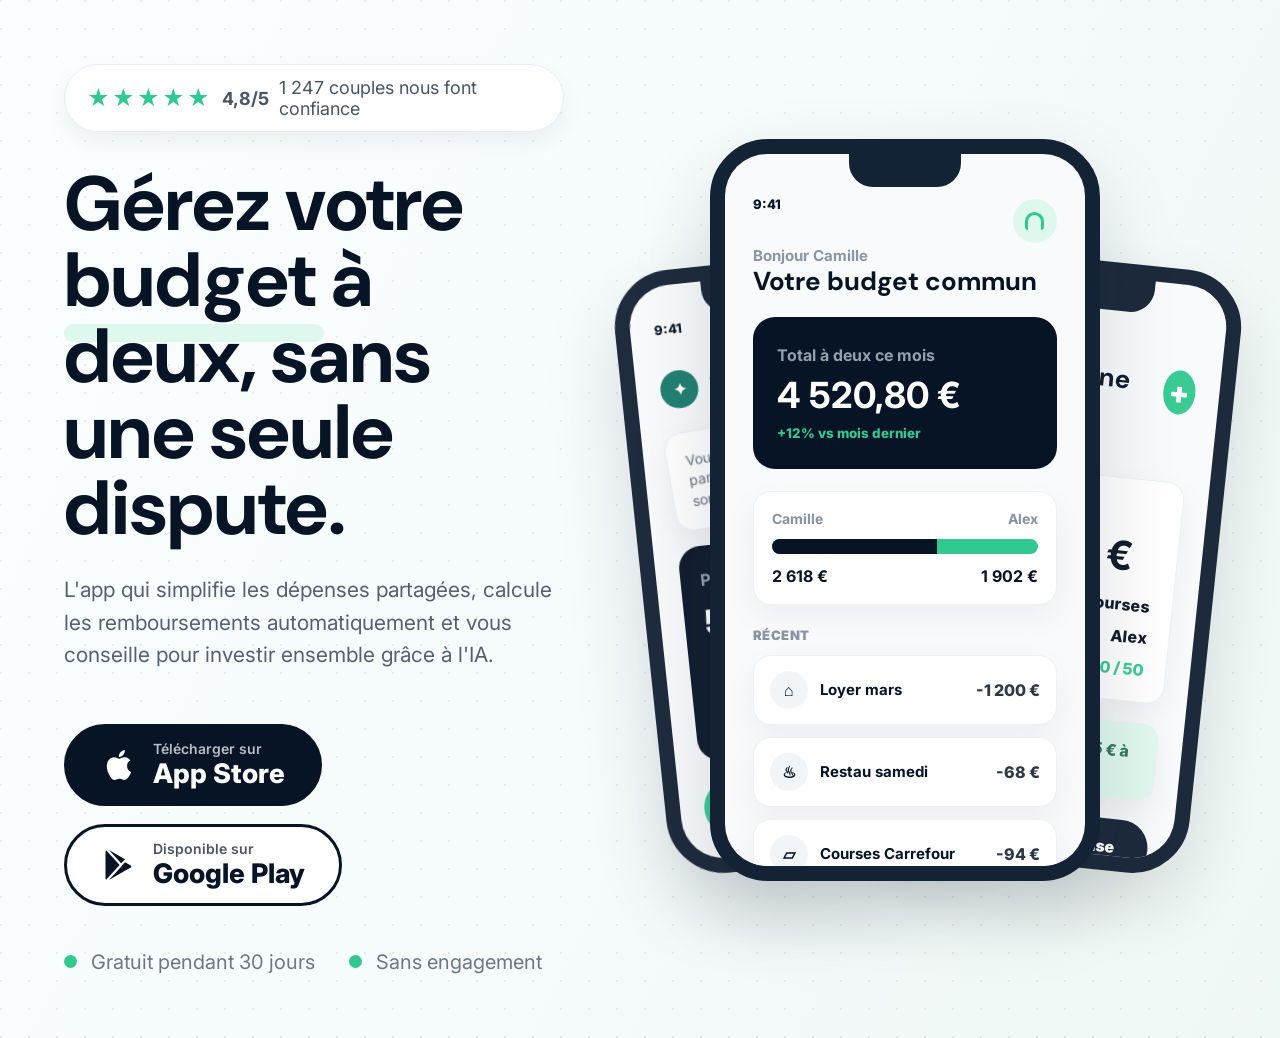
<file: web-app/index.html>
<!doctype html>
<html lang="fr">
  <head>
    <meta charset="UTF-8" />
    <meta name="viewport" content="width=device-width, initial-scale=1.0" />
    <title>Mafinco - Budget à deux</title>
    <meta
      name="description"
      content="Mafinco simplifie les dépenses partagées, calcule les remboursements automatiquement et aide les couples à investir ensemble."
    />
    <link rel="preconnect" href="https://fonts.googleapis.com" />
    <link rel="preconnect" href="https://fonts.gstatic.com" crossorigin />
    <link
      href="https://fonts.googleapis.com/css2?family=DM+Sans:wght@500;600;700&family=Inter:wght@400;500;600;700&display=swap"
      rel="stylesheet"
    />
    <link rel="stylesheet" href="./src/styles.css" />
  </head>
  <body>
    <main class="home">
      <section class="hero" aria-label="Présentation Mafinco">
        <div class="hero__content">
          <div class="rating-pill" aria-label="4,8 sur 5, 1247 couples nous font confiance">
            <span class="stars" aria-hidden="true">★★★★★</span>
            <strong>4,8/5</strong>
            <span>1 247 couples nous font confiance</span>
          </div>

          <h1>Gérez votre budget à deux, sans une seule dispute.</h1>

          <p class="hero__lead">
            L'app qui simplifie les dépenses partagées, calcule les remboursements
            automatiquement et vous conseille pour investir ensemble grâce à l'IA.
          </p>

          <div class="store-actions" aria-label="Téléchargement">
            <a class="store-button store-button--dark" href="#">
              <svg viewBox="0 0 24 24" aria-hidden="true">
                <path d="M18.7 19.5c-.8 1.2-1.7 2.4-3 2.5-1.4 0-1.8-.8-3.3-.8s-2 .8-3.3.8c-1.3.1-2.3-1.3-3.1-2.5-1.7-2.5-3-7.1-1.3-10.1.9-1.5 2.4-2.5 4.1-2.5 1.3 0 2.5.9 3.3.9s2.3-1.1 3.8-.9c.7 0 2.5.3 3.6 2-.1.1-2.2 1.3-2.1 3.8 0 3 2.6 4 2.7 4-.1.1-.5 1.5-1.4 2.8ZM13 3.5c.7-.8 1.9-1.5 2.9-1.5.1 1.2-.3 2.4-1 3.2-.7.9-1.8 1.5-3 1.4-.1-1.1.4-2.3 1.1-3.1Z" />
              </svg>
              <span>
                <small>Télécharger sur</small>
                App Store
              </span>
            </a>
            <a class="store-button store-button--light" href="#">
              <svg viewBox="0 0 24 24" aria-hidden="true">
                <path d="M3.4 2.1c-.2.3-.4.7-.4 1.2v17.4c0 .5.2.9.4 1.2l9-9.9-9-9.9Zm10 8.8 2.6-2.8L5.3 2l8.1 8.9Zm2.6 5 3.6-2c.9-.5.9-1.3 0-1.8L16 10.1 13.4 13l2.6 2.9ZM5.3 22l10.7-6.1-2.6-2.8L5.3 22Z" />
              </svg>
              <span>
                <small>Disponible sur</small>
                Google Play
              </span>
            </a>
          </div>

          <div class="trust-list" aria-label="Avantages">
            <span>Gratuit pendant 30 jours</span>
            <span>Sans engagement</span>
          </div>
        </div>

        <div class="hero__visual" aria-label="Aperçu de l'application">
          <article class="phone phone--side phone--left">
            <div class="phone__notch"></div>
            <div class="phone__screen">
              <span class="phone__time">9:41</span>
              <div class="ai-card">
                <span class="ai-card__icon">✦</span>
                <div>
                  <strong>Conseiller IA</strong>
                  <small>En ligne</small>
                </div>
              </div>
              <p class="tip-card">
                Vous économisez <strong>420 €</strong> par mois. Placez cette somme
                sur un livret.
              </p>
              <div class="projection-card">
                <span>Projection 12 mois</span>
                <strong>5 187 €</strong>
                <div class="bars" aria-hidden="true">
                  <i></i><i></i><i></i><i></i><i></i><i></i>
                </div>
              </div>
              <button class="phone-button" type="button">En savoir +</button>
            </div>
          </article>

          <article class="phone phone--main">
            <div class="phone__notch"></div>
            <div class="phone__screen">
              <div class="phone__top">
                <span class="phone__time">9:41</span>
                <span class="bell" aria-hidden="true"></span>
              </div>
              <p class="hello">Bonjour Camille</p>
              <h2>Votre budget commun</h2>

              <div class="total-card">
                <span>Total à deux ce mois</span>
                <strong>4 520,80 €</strong>
                <small>+12% vs mois dernier</small>
              </div>

              <div class="split-card">
                <div>
                  <span>Camille</span>
                  <span>Alex</span>
                </div>
                <div class="split-bar"><span></span></div>
                <div>
                  <strong>2 618 €</strong>
                  <strong>1 902 €</strong>
                </div>
              </div>

              <p class="section-label">Récent</p>
              <div class="expense-row">
                <span class="expense-icon">⌂</span>
                <strong>Loyer mars</strong>
                <span>-1 200 €</span>
              </div>
              <div class="expense-row">
                <span class="expense-icon">♨</span>
                <strong>Restau samedi</strong>
                <span>-68 €</span>
              </div>
              <div class="expense-row">
                <span class="expense-icon">▱</span>
                <strong>Courses Carrefour</strong>
                <span>-94 €</span>
              </div>
            </div>
          </article>

          <article class="phone phone--side phone--right">
            <div class="phone__notch"></div>
            <div class="phone__screen">
              <span class="phone__time">9:41</span>
              <div class="add-heading">
                <h2>Ajouter une dépense</h2>
                <button type="button" aria-label="Ajouter">+</button>
              </div>
              <div class="amount-card">
                <span>Montant</span>
                <strong>42,50 €</strong>
                <dl>
                  <div><dt>Catégorie</dt><dd>Courses</dd></div>
                  <div><dt>Payé par</dt><dd>Alex</dd></div>
                  <div><dt>Partage</dt><dd>50 / 50</dd></div>
                </dl>
              </div>
              <div class="refund-card">
                Camille doit 21,25 € à Alex
              </div>
              <button class="validate-button" type="button">Valider la dépense</button>
            </div>
          </article>
        </div>
      </section>
    </main>

    <script src="./src/app.js"></script>
  </body>
</html>
</file>
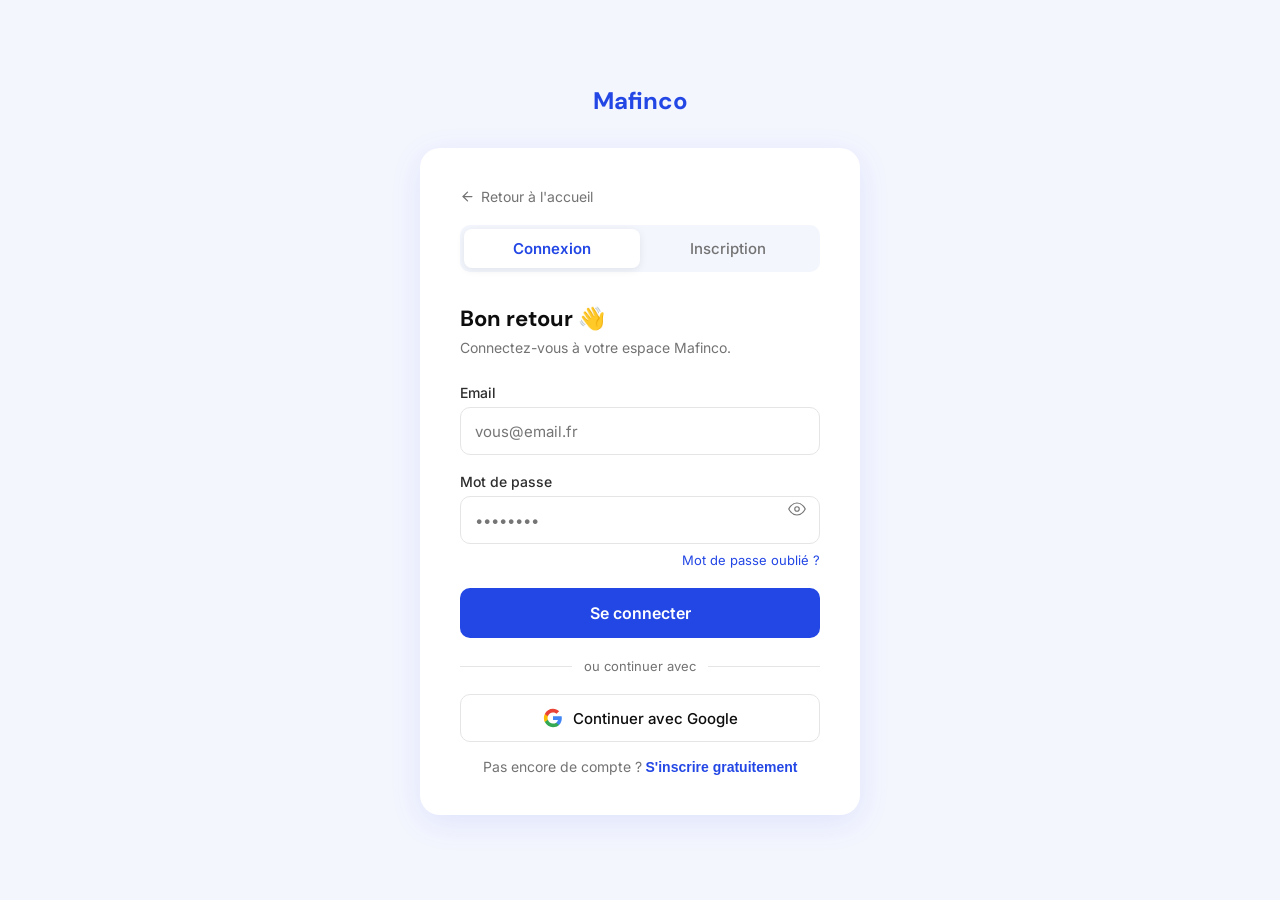
<file: site/pages/auth.html>
<!DOCTYPE html>
<html lang="fr">
<head>
  <meta charset="UTF-8">
  <meta name="viewport" content="width=device-width, initial-scale=1.0">
  <title>Connexion / Inscription — Mafinco</title>

  <link rel="preconnect" href="https://fonts.googleapis.com">
  <link rel="preconnect" href="https://fonts.gstatic.com" crossorigin>
  <link href="https://fonts.googleapis.com/css2?family=DM+Sans:wght@400;500;600;700&family=Inter:wght@400;500;600&display=swap" rel="stylesheet">
  <link rel="stylesheet" href="../css/tokens.css">

  <style>
    *, *::before, *::after { box-sizing: border-box; margin: 0; padding: 0; }
    body {
      font-family: var(--font-body);
      background: var(--blue-lighter);
      min-height: 100vh;
      display: flex;
      flex-direction: column;
      align-items: center;
      justify-content: center;
      padding: var(--sp-6);
    }

    /* Logo */
    .logo {
      font-family: var(--font-heading);
      font-size: 24px;
      font-weight: 700;
      color: var(--blue);
      text-decoration: none;
      margin-bottom: var(--sp-8);
      display: block;
      text-align: center;
    }

    /* Card */
    .auth-card {
      background: var(--white);
      border-radius: 20px;
      padding: 40px;
      width: 100%;
      max-width: 440px;
      box-shadow: 0 8px 32px rgba(35,71,229,0.10);
    }

    /* Tabs */
    .tabs {
      display: grid;
      grid-template-columns: 1fr 1fr;
      background: var(--blue-lighter);
      border-radius: 10px;
      padding: 4px;
      margin-bottom: 32px;
    }
    .tab {
      padding: 10px;
      text-align: center;
      font-family: var(--font-body);
      font-size: 15px;
      font-weight: 500;
      color: var(--black-mid);
      border: none;
      background: none;
      border-radius: 8px;
      cursor: pointer;
      transition: all 0.2s;
    }
    .tab.active {
      background: var(--white);
      color: var(--blue);
      font-weight: 600;
      box-shadow: 0 2px 8px rgba(0,0,0,0.08);
    }

    /* Form title */
    .form-title {
      font-family: var(--font-heading);
      font-size: 22px;
      font-weight: 700;
      color: var(--black);
      margin-bottom: 6px;
    }
    .form-subtitle {
      font-size: 14px;
      color: var(--black-mid);
      margin-bottom: 28px;
    }

    /* Panel */
    .panel { display: none; }
    .panel.active { display: block; }

    /* Field */
    .field { margin-bottom: 18px; }
    .field label {
      display: block;
      font-size: 14px;
      font-weight: 500;
      color: var(--black-muted);
      margin-bottom: 6px;
    }
    .field input {
      width: 100%;
      height: 48px;
      padding: 0 14px;
      border: 1.5px solid var(--white-border);
      border-radius: 10px;
      font-family: var(--font-body);
      font-size: 15px;
      color: var(--black);
      background: var(--white);
      outline: none;
      transition: border-color 0.2s, box-shadow 0.2s;
    }
    .field input:focus {
      border-color: var(--blue);
      box-shadow: 0 0 0 3px rgba(35,71,229,0.15);
    }
    .field input.error { border-color: var(--error); }
    .field .error-msg {
      font-size: 12px;
      color: var(--error);
      margin-top: 5px;
      display: none;
    }
    .field input.error + .error-msg { display: block; }

    /* Row 2 colonnes */
    .field-row { display: grid; grid-template-columns: 1fr 1fr; gap: 12px; }

    /* Password toggle */
    .field--password { position: relative; }
    .field--password input { padding-right: 44px; }
    .pwd-toggle {
      position: absolute;
      right: 14px;
      top: 50%;
      transform: translateY(-50%);
      background: none;
      border: none;
      cursor: pointer;
      color: var(--black-mid);
      display: flex;
      align-items: center;
    }
    .pwd-toggle svg { width: 18px; height: 18px; stroke: currentColor; fill: none; stroke-width: 1.5; }

    /* Checkbox */
    .checkbox-field {
      display: flex;
      align-items: flex-start;
      gap: 10px;
      margin-bottom: 24px;
    }
    .checkbox-field input[type="checkbox"] {
      width: 18px; height: 18px;
      accent-color: var(--blue);
      margin-top: 2px;
      flex-shrink: 0;
      cursor: pointer;
    }
    .checkbox-field label {
      font-size: 13px;
      color: var(--black-mid);
      line-height: 1.5;
      cursor: pointer;
    }
    .checkbox-field a { color: var(--blue); text-decoration: underline; }

    /* Forgot */
    .forgot {
      display: block;
      text-align: right;
      font-size: 13px;
      color: var(--blue);
      margin-top: -10px;
      margin-bottom: 20px;
      text-decoration: none;
    }
    .forgot:hover { text-decoration: underline; }

    /* Submit */
    .btn-submit {
      width: 100%;
      height: 50px;
      background: var(--blue);
      color: var(--white);
      border: none;
      border-radius: 10px;
      font-family: var(--font-body);
      font-size: 16px;
      font-weight: 600;
      cursor: pointer;
      transition: background 0.2s;
      margin-bottom: 20px;
    }
    .btn-submit:hover { background: var(--blue-hover); }
    .btn-submit:active { background: var(--blue-active); }

    /* Divider */
    .divider {
      display: flex;
      align-items: center;
      gap: 12px;
      margin-bottom: 20px;
      color: var(--black-mid);
      font-size: 13px;
    }
    .divider::before, .divider::after {
      content: '';
      flex: 1;
      height: 1px;
      background: var(--white-border);
    }

    /* Social buttons */
    .btn-social {
      width: 100%;
      height: 48px;
      border: 1.5px solid var(--white-border);
      border-radius: 10px;
      background: var(--white);
      display: flex;
      align-items: center;
      justify-content: center;
      gap: 10px;
      font-family: var(--font-body);
      font-size: 15px;
      font-weight: 500;
      color: var(--black);
      cursor: pointer;
      transition: background 0.2s, border-color 0.2s;
      margin-bottom: 10px;
      text-decoration: none;
    }
    .btn-social:hover { background: var(--white-chalk); border-color: var(--black-mid); }
    .btn-social svg { width: 20px; height: 20px; }

    /* Switch link */
    .switch-link {
      text-align: center;
      font-size: 14px;
      color: var(--black-mid);
      margin-top: 16px;
    }
    .switch-link button {
      background: none;
      border: none;
      color: var(--blue);
      font-weight: 600;
      cursor: pointer;
      font-size: 14px;
    }
    .switch-link button:hover { text-decoration: underline; }

    /* Success state */
    .success-msg {
      display: none;
      text-align: center;
      padding: 16px;
      background: var(--success-light);
      border-radius: 10px;
      color: var(--success);
      font-size: 14px;
      font-weight: 500;
      margin-bottom: 16px;
    }
    .success-msg.show { display: block; }

    @media (max-width: 480px) {
      .auth-card { padding: 28px 20px; }
      .field-row { grid-template-columns: 1fr; }
    }
  </style>
</head>
<body>

  <a href="../index.html" class="logo">Mafinco</a>

  <div class="auth-card">

    <!-- Retour accueil -->
    <a href="../index.html" style="display:inline-flex;align-items:center;gap:6px;font-size:14px;font-family:var(--font-body);color:var(--black-mid);text-decoration:none;margin-bottom:20px;transition:color 0.2s;" onmouseover="this.style.color='var(--blue)'" onmouseout="this.style.color='var(--black-mid)'">
      <svg width="15" height="15" viewBox="0 0 24 24" fill="none" stroke="currentColor" stroke-width="2" stroke-linecap="round" stroke-linejoin="round"><path d="M19 12H5"/><polyline points="12 19 5 12 12 5"/></svg>
      Retour à l'accueil
    </a>

    <!-- Tabs -->
    <div class="tabs">
      <button class="tab active" onclick="switchTab('connexion')">Connexion</button>
      <button class="tab" onclick="switchTab('inscription')">Inscription</button>
    </div>

    <!-- ========================
         CONNEXION
         ======================== -->
    <div class="panel active" id="panel-connexion">
      <h1 class="form-title">Bon retour 👋</h1>
      <p class="form-subtitle">Connectez-vous à votre espace Mafinco.</p>

      <div class="success-msg" id="success-connexion">Connexion réussie ! Redirection…</div>

      <form id="form-connexion" novalidate>
        <div class="field">
          <label for="login-email">Email</label>
          <input type="email" id="login-email" placeholder="vous@email.fr" autocomplete="email">
          <span class="error-msg">Email invalide.</span>
        </div>

        <div class="field field--password">
          <label for="login-pwd">Mot de passe</label>
          <input type="password" id="login-pwd" placeholder="••••••••" autocomplete="current-password">
          <button type="button" class="pwd-toggle" onclick="togglePwd('login-pwd', this)">
            <svg viewBox="0 0 24 24"><path d="M1 12s4-8 11-8 11 8 11 8-4 8-11 8-11-8-11-8z"/><circle cx="12" cy="12" r="3"/></svg>
          </button>
          <span class="error-msg">Mot de passe requis.</span>
        </div>

        <a href="#" class="forgot">Mot de passe oublié ?</a>

        <button type="submit" class="btn-submit">Se connecter</button>
      </form>

      <div class="divider">ou continuer avec</div>

      <a href="#" class="btn-social">
        <svg viewBox="0 0 24 24" xmlns="http://www.w3.org/2000/svg"><path d="M22.56 12.25c0-.78-.07-1.53-.2-2.25H12v4.26h5.92c-.26 1.37-1.04 2.53-2.21 3.31v2.77h3.57c2.08-1.92 3.28-4.74 3.28-8.09z" fill="#4285F4"/><path d="M12 23c2.97 0 5.46-.98 7.28-2.66l-3.57-2.77c-.98.66-2.23 1.06-3.71 1.06-2.86 0-5.29-1.93-6.16-4.53H2.18v2.84C3.99 20.53 7.7 23 12 23z" fill="#34A853"/><path d="M5.84 14.09c-.22-.66-.35-1.36-.35-2.09s.13-1.43.35-2.09V7.07H2.18C1.43 8.55 1 10.22 1 12s.43 3.45 1.18 4.93l3.66-2.84z" fill="#FBBC05"/><path d="M12 5.38c1.62 0 3.06.56 4.21 1.64l3.15-3.15C17.45 2.09 14.97 1 12 1 7.7 1 3.99 3.47 2.18 7.07l3.66 2.84c.87-2.6 3.3-4.53 6.16-4.53z" fill="#EA4335"/></svg>
        Continuer avec Google
      </a>

      <p class="switch-link">
        Pas encore de compte ?
        <button onclick="switchTab('inscription')">S'inscrire gratuitement</button>
      </p>
    </div>

    <!-- ========================
         INSCRIPTION
         ======================== -->
    <div class="panel" id="panel-inscription">
      <h1 class="form-title">Créer votre compte</h1>
      <p class="form-subtitle">Gratuit, sans carte bancaire.</p>

      <div class="success-msg" id="success-inscription">Compte créé ! Personnalisation en cours…</div>

      <form id="form-inscription" novalidate>
        <div class="field-row">
          <div class="field">
            <label for="reg-prenom">Prénom</label>
            <input type="text" id="reg-prenom" placeholder="Léa" autocomplete="given-name">
            <span class="error-msg">Prénom requis.</span>
          </div>
          <div class="field">
            <label for="reg-nom">Nom</label>
            <input type="text" id="reg-nom" placeholder="Martin" autocomplete="family-name">
            <span class="error-msg">Nom requis.</span>
          </div>
        </div>

        <div class="field">
          <label for="reg-email">Email</label>
          <input type="email" id="reg-email" placeholder="vous@email.fr" autocomplete="email">
          <span class="error-msg">Email invalide.</span>
        </div>

        <div class="field field--password">
          <label for="reg-pwd">Mot de passe</label>
          <input type="password" id="reg-pwd" placeholder="8 caractères minimum" autocomplete="new-password">
          <button type="button" class="pwd-toggle" onclick="togglePwd('reg-pwd', this)">
            <svg viewBox="0 0 24 24"><path d="M1 12s4-8 11-8 11 8 11 8-4 8-11 8-11-8-11-8z"/><circle cx="12" cy="12" r="3"/></svg>
          </button>
          <span class="error-msg">8 caractères minimum.</span>
        </div>

        <div class="checkbox-field">
          <input type="checkbox" id="reg-cgv">
          <label for="reg-cgv">
            J'accepte les <a href="#">conditions d'utilisation</a> et la <a href="confidentialite.html">politique de confidentialité</a>.
          </label>
        </div>

        <button type="submit" class="btn-submit">Créer mon compte</button>
      </form>

      <div class="divider">ou continuer avec</div>

      <a href="#" class="btn-social">
        <svg viewBox="0 0 24 24" xmlns="http://www.w3.org/2000/svg"><path d="M22.56 12.25c0-.78-.07-1.53-.2-2.25H12v4.26h5.92c-.26 1.37-1.04 2.53-2.21 3.31v2.77h3.57c2.08-1.92 3.28-4.74 3.28-8.09z" fill="#4285F4"/><path d="M12 23c2.97 0 5.46-.98 7.28-2.66l-3.57-2.77c-.98.66-2.23 1.06-3.71 1.06-2.86 0-5.29-1.93-6.16-4.53H2.18v2.84C3.99 20.53 7.7 23 12 23z" fill="#34A853"/><path d="M5.84 14.09c-.22-.66-.35-1.36-.35-2.09s.13-1.43.35-2.09V7.07H2.18C1.43 8.55 1 10.22 1 12s.43 3.45 1.18 4.93l3.66-2.84z" fill="#FBBC05"/><path d="M12 5.38c1.62 0 3.06.56 4.21 1.64l3.15-3.15C17.45 2.09 14.97 1 12 1 7.7 1 3.99 3.47 2.18 7.07l3.66 2.84c.87-2.6 3.3-4.53 6.16-4.53z" fill="#EA4335"/></svg>
        Continuer avec Google
      </a>

      <p class="switch-link">
        Déjà un compte ?
        <button onclick="switchTab('connexion')">Se connecter</button>
      </p>
    </div>

  </div>

  <script>
    function switchTab(tab) {
      document.querySelectorAll('.tab').forEach((t, i) => {
        t.classList.toggle('active', (i === 0 && tab === 'connexion') || (i === 1 && tab === 'inscription'));
      });
      document.getElementById('panel-connexion').classList.toggle('active', tab === 'connexion');
      document.getElementById('panel-inscription').classList.toggle('active', tab === 'inscription');
    }

    function togglePwd(id, btn) {
      const input = document.getElementById(id);
      const show = input.type === 'password';
      input.type = show ? 'text' : 'password';
      btn.innerHTML = show
        ? `<svg viewBox="0 0 24 24"><path d="M17.94 17.94A10.07 10.07 0 0 1 12 20c-7 0-11-8-11-8a18.45 18.45 0 0 1 5.06-5.94M9.9 4.24A9.12 9.12 0 0 1 12 4c7 0 11 8 11 8a18.5 18.5 0 0 1-2.16 3.19m-6.72-1.07a3 3 0 1 1-4.24-4.24"/><line x1="1" y1="1" x2="23" y2="23"/></svg>`
        : `<svg viewBox="0 0 24 24"><path d="M1 12s4-8 11-8 11 8 11 8-4 8-11 8-11-8-11-8z"/><circle cx="12" cy="12" r="3"/></svg>`;
    }

    // Validation connexion
    document.getElementById('form-connexion').addEventListener('submit', function(e) {
      e.preventDefault();
      let valid = true;
      const email = document.getElementById('login-email');
      const pwd   = document.getElementById('login-pwd');

      email.classList.toggle('error', !/^[^\s@]+@[^\s@]+\.[^\s@]+$/.test(email.value));
      pwd.classList.toggle('error', pwd.value.length < 1);

      if (!email.classList.contains('error') && !pwd.classList.contains('error')) {
        document.getElementById('success-connexion').classList.add('show');
        setTimeout(() => { window.location.href = 'dashboard.html'; }, 1200);
      }
    });

    // Validation inscription
    document.getElementById('form-inscription').addEventListener('submit', function(e) {
      e.preventDefault();
      const prenom = document.getElementById('reg-prenom');
      const nom    = document.getElementById('reg-nom');
      const email  = document.getElementById('reg-email');
      const pwd    = document.getElementById('reg-pwd');
      const cgv    = document.getElementById('reg-cgv');

      prenom.classList.toggle('error', prenom.value.trim().length < 1);
      nom.classList.toggle('error',    nom.value.trim().length < 1);
      email.classList.toggle('error',  !/^[^\s@]+@[^\s@]+\.[^\s@]+$/.test(email.value));
      pwd.classList.toggle('error',    pwd.value.length < 8);

      const allOk = ![prenom, nom, email, pwd].some(i => i.classList.contains('error')) && cgv.checked;
      if (allOk) {
        document.getElementById('success-inscription').classList.add('show');
        setTimeout(() => { window.location.href = 'onboarding.html'; }, 1200);
      }
    });

    // Effacer erreur au focus
    document.querySelectorAll('input').forEach(input => {
      input.addEventListener('input', () => input.classList.remove('error'));
    });
  </script>
</body>
</html>
</file>
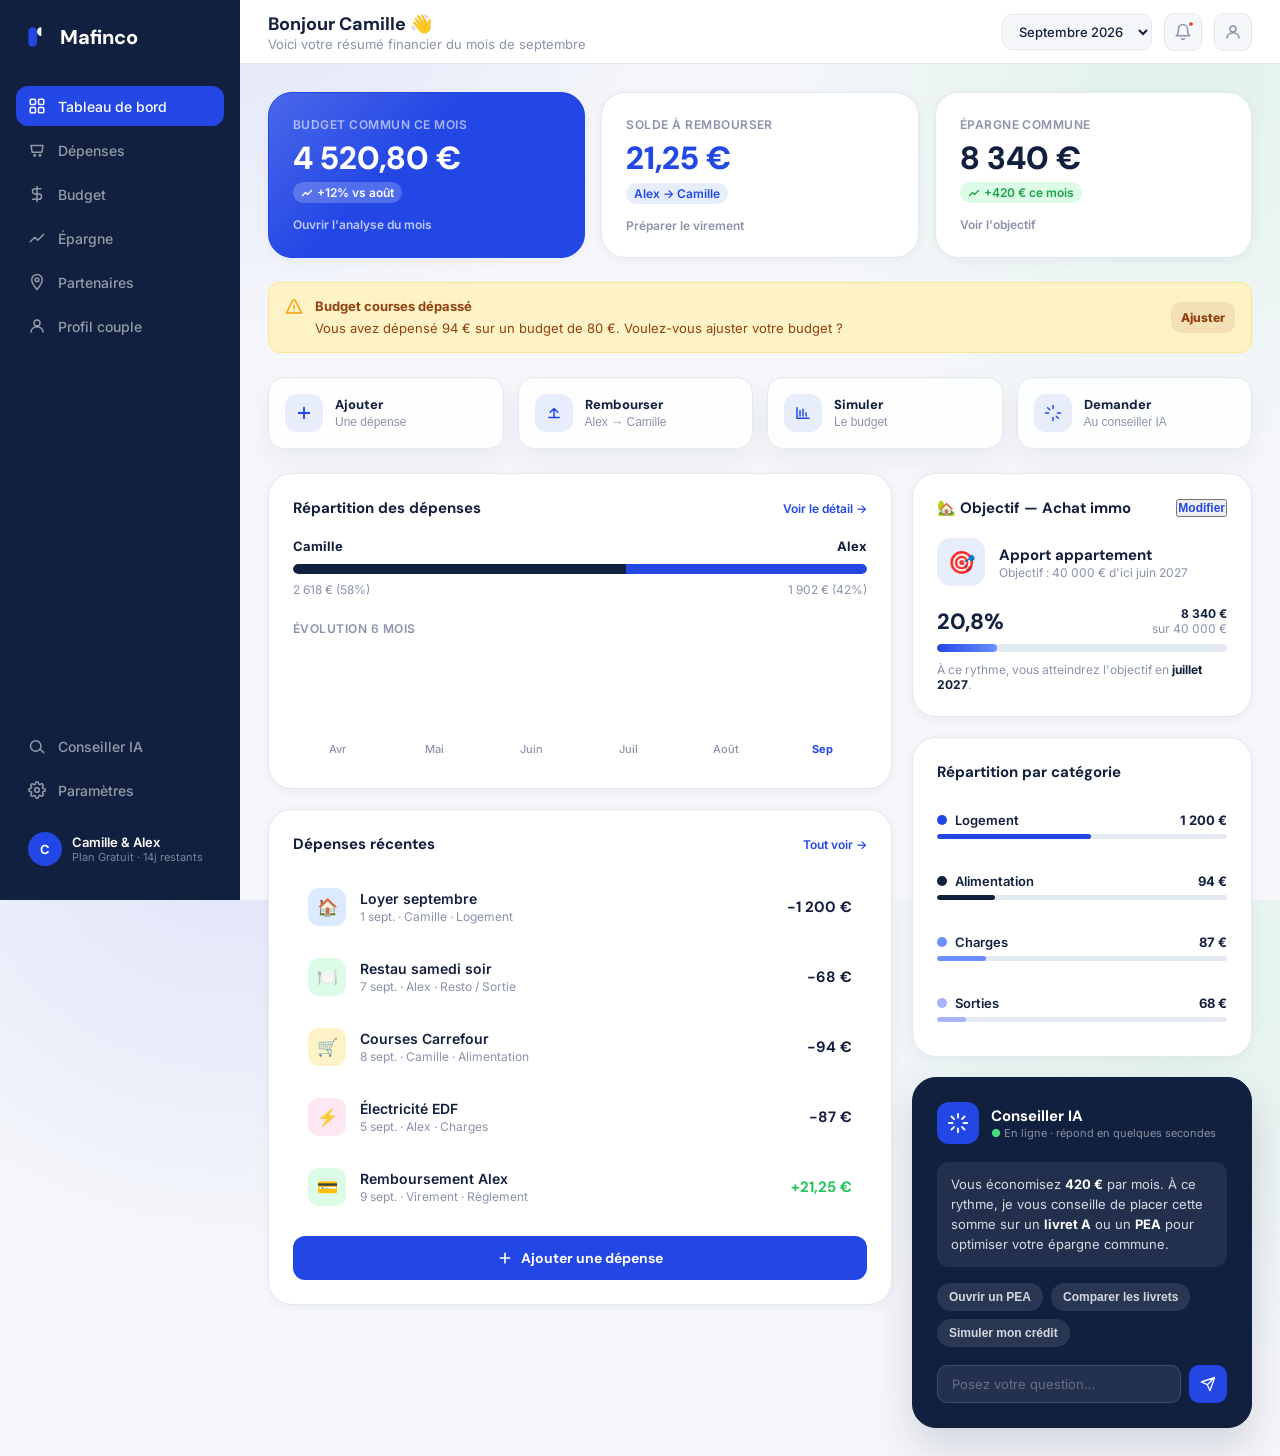
<file: site/pages/dashboard.html>
<!DOCTYPE html>
<html lang="fr">
<head>
  <meta charset="UTF-8">
  <meta name="viewport" content="width=device-width, initial-scale=1.0">
  <title>Mafinco — Tableau de bord</title>
  <link rel="preconnect" href="https://fonts.googleapis.com">
  <link rel="preconnect" href="https://fonts.gstatic.com" crossorigin>
  <link href="https://fonts.googleapis.com/css2?family=DM+Sans:wght@400;500;600;700;800&family=Inter:wght@400;500;600&display=swap" rel="stylesheet">
  <style>
    *, *::before, *::after { box-sizing: border-box; margin: 0; padding: 0; }

    :root {
      --blue: #2347E5;
      --blue-hover: #1B3BC9;
      --blue-light: #E8EDFB;
      --blue-lighter: #F4F6FE;
      --navy: #12203f;
      --navy-soft: #1a2d54;
      --white: #ffffff;
      --off: #f6f7fb;
      --muted: #8b93ab;
      --text: #12203f;
      --border: #e4e8f0;
      --green: #22c55e;
      --green-light: #dcfce7;
      --red: #ef4444;
      --red-light: #fee2e2;
      --orange: #f59e0b;
      --orange-light: #fef3c7;
      --font-head: 'DM Sans', sans-serif;
      --font-body: 'Inter', sans-serif;
      --r: 16px;
      --r-lg: 24px;
      --sidebar: 240px;
    }

    html, body {
      height: 100%;
      font-family: var(--font-body);
      background:
        radial-gradient(circle at 18% -12%, rgba(35,71,229,.12), transparent 32%),
        radial-gradient(circle at 92% 8%, rgba(34,197,94,.10), transparent 28%),
        var(--off);
      color: var(--text);
      -webkit-font-smoothing: antialiased;
      scroll-behavior: smooth;
    }

    button,
    select,
    [role="button"],
    a {
      -webkit-tap-highlight-color: transparent;
    }

    a:focus-visible,
    button:focus-visible,
    select:focus-visible,
    [role="button"]:focus-visible {
      outline: 3px solid rgba(35,71,229,.22);
      outline-offset: 3px;
    }

    /* ══════════════════════════════
       LAYOUT
    ══════════════════════════════ */
    .app {
      display: flex;
      min-height: 100vh;
    }

    /* ── Sidebar ── */
    .sidebar {
      width: var(--sidebar);
      background: var(--navy);
      display: flex;
      flex-direction: column;
      padding: 24px 16px;
      position: fixed;
      top: 0; left: 0; bottom: 0;
      z-index: 100;
    }

    .sidebar__logo {
      display: flex;
      align-items: center;
      gap: 10px;
      font-family: var(--font-head);
      font-size: 20px;
      font-weight: 800;
      color: var(--white);
      text-decoration: none;
      margin-bottom: 36px;
      padding: 0 8px;
    }

    .sidebar__logo svg { width: 26px; height: 26px; flex-shrink: 0; }

    .sidebar__nav { flex: 1; display: flex; flex-direction: column; gap: 4px; }

    .nav-item {
      display: flex;
      align-items: center;
      gap: 12px;
      padding: 11px 12px;
      border-radius: 12px;
      color: rgba(255,255,255,.55);
      font-size: 14px;
      font-weight: 500;
      cursor: pointer;
      text-decoration: none;
      transition: background .15s, color .15s, transform .15s;
    }

    .nav-item svg { width: 18px; height: 18px; flex-shrink: 0; }
    .nav-item:hover { background: rgba(255,255,255,.07); color: rgba(255,255,255,.85); transform: translateX(3px); }
    .nav-item.active { background: var(--blue); color: var(--white); }

    .sidebar__bottom { display: flex; flex-direction: column; gap: 4px; }

    .sidebar__avatar {
      display: flex;
      align-items: center;
      gap: 10px;
      padding: 10px 12px;
      border-radius: 12px;
      cursor: pointer;
      margin-top: 8px;
      transition: background .15s;
    }
    .sidebar__avatar:hover { background: rgba(255,255,255,.07); }

    .avatar-pic {
      width: 34px;
      height: 34px;
      border-radius: 50%;
      background: var(--blue);
      display: flex;
      align-items: center;
      justify-content: center;
      font-family: var(--font-head);
      font-size: 13px;
      font-weight: 700;
      color: var(--white);
      flex-shrink: 0;
    }

    .avatar-info { flex: 1; min-width: 0; }
    .avatar-name { font-size: 13px; font-weight: 600; color: var(--white); }
    .avatar-role { font-size: 11px; color: rgba(255,255,255,.45); }

    /* ── Main ── */
    .main {
      margin-left: var(--sidebar);
      flex: 1;
      display: flex;
      flex-direction: column;
      min-height: 100vh;
    }

    /* ── Topbar ── */
    .topbar {
      background: var(--white);
      border-bottom: 1px solid var(--border);
      padding: 0 28px;
      height: 64px;
      display: flex;
      align-items: center;
      justify-content: space-between;
      position: sticky;
      top: 0;
      z-index: 50;
    }

    .topbar__left h1 {
      font-family: var(--font-head);
      font-size: 18px;
      font-weight: 700;
      color: var(--navy);
    }

    .topbar__left p { font-size: 13px; color: var(--muted); }

    .topbar__right { display: flex; align-items: center; gap: 12px; }

    .topbar-icon {
      width: 38px; height: 38px;
      border-radius: 10px;
      background: var(--off);
      border: 1px solid var(--border);
      display: flex; align-items: center; justify-content: center;
      cursor: pointer;
      color: var(--muted);
      position: relative;
      transition: border-color .15s, color .15s, transform .15s, box-shadow .15s;
    }
    .topbar-icon:hover { border-color: var(--blue); color: var(--blue); transform: translateY(-1px); box-shadow: 0 10px 22px rgba(35,71,229,.12); }
    .topbar-icon svg { width: 18px; height: 18px; }

    .notif-dot {
      position: absolute;
      top: 6px; right: 6px;
      width: 8px; height: 8px;
      background: var(--red);
      border-radius: 50%;
      border: 2px solid var(--white);
    }

    .period-select {
      font-family: var(--font-body);
      font-size: 13px;
      font-weight: 500;
      color: var(--navy);
      background: var(--off);
      border: 1px solid var(--border);
      border-radius: 10px;
      padding: 8px 12px;
      cursor: pointer;
      outline: none;
      transition: border-color .15s, box-shadow .15s, background .15s;
    }
    .period-select:hover,
    .period-select:focus { border-color: var(--blue); box-shadow: 0 0 0 3px rgba(35,71,229,.10); }

    /* ── Content ── */
    .content {
      padding: 28px;
      display: flex;
      flex-direction: column;
      gap: 24px;
    }

    /* ── Grilles ── */
    .grid-3 { display: grid; grid-template-columns: repeat(3, 1fr); gap: 16px; }
    .grid-2 { display: grid; grid-template-columns: 1fr 1fr; gap: 20px; }
    .grid-main { display: grid; grid-template-columns: 1fr 340px; gap: 20px; }

    /* ── Cards ── */
    .card {
      background: var(--white);
      border-radius: var(--r-lg);
      padding: 24px;
      box-shadow: 0 2px 12px rgba(18,32,63,.05);
      border: 1px solid var(--border);
      position: relative;
      overflow: hidden;
      transition: transform .18s ease, box-shadow .18s ease, border-color .18s ease;
    }

    .card.is-actionable {
      cursor: pointer;
    }

    .card.is-actionable:hover {
      transform: translateY(-3px);
      border-color: rgba(35,71,229,.28);
      box-shadow: 0 20px 44px rgba(18,32,63,.10);
    }

    .card.is-actionable:active,
    .expense-item:active,
    .category-item:active,
    .action-tile:active,
    .topbar-icon:active,
    .btn-add:active,
    .alert:active {
      transform: translateY(0) scale(.99);
    }

    .card--blue {
      background:
        linear-gradient(135deg, rgba(255,255,255,.18), rgba(255,255,255,0) 42%),
        var(--blue);
      border-color: var(--blue);
      color: var(--white);
    }

    .card--navy {
      background: var(--navy);
      border-color: var(--navy);
      color: var(--white);
    }

    /* ── Stat cards ── */
    .stat-label {
      font-size: 12px;
      font-weight: 600;
      color: var(--muted);
      letter-spacing: .04em;
      text-transform: uppercase;
      margin-bottom: 10px;
    }

    .card--blue .stat-label,
    .card--navy .stat-label { color: rgba(255,255,255,.6); }

    .stat-value {
      font-family: var(--font-head);
      font-size: 32px;
      font-weight: 800;
      color: var(--navy);
      line-height: 1;
      margin-bottom: 8px;
    }

    .card--blue .stat-value,
    .card--navy .stat-value { color: var(--white); }

    .stat-badge {
      display: inline-flex;
      align-items: center;
      gap: 4px;
      font-size: 12px;
      font-weight: 600;
      padding: 3px 8px;
      border-radius: 99px;
    }

    .stat-badge--up { background: var(--green-light); color: #16a34a; }
    .stat-badge--down { background: var(--red-light); color: #dc2626; }
    .stat-badge--neutral { background: var(--blue-light); color: var(--blue); }
    .card--blue .stat-badge--up { background: rgba(255,255,255,.2); color: var(--white); }

    .stat-badge svg { width: 12px; height: 12px; }

    /* ── Répartition ── */
    .repartition-header {
      display: flex;
      justify-content: space-between;
      align-items: center;
      margin-bottom: 20px;
    }

    .card-title {
      font-family: var(--font-head);
      font-size: 15px;
      font-weight: 700;
      color: var(--navy);
    }

    .card-action {
      display: inline-flex;
      align-items: center;
      gap: 4px;
      font-size: 12px;
      font-weight: 600;
      color: var(--blue);
      cursor: pointer;
      text-decoration: none;
      transition: color .15s, transform .15s;
    }
    .card-action:hover { color: var(--blue-hover); transform: translateX(2px); }

    .stat-hint {
      display: block;
      margin-top: 14px;
      font-size: 12px;
      font-weight: 600;
      color: var(--muted);
    }

    .card--blue .stat-hint { color: rgba(255,255,255,.7); }

    /* ── Actions rapides ── */
    .action-strip {
      display: grid;
      grid-template-columns: repeat(4, minmax(0, 1fr));
      gap: 14px;
    }

    .action-tile {
      display: flex;
      align-items: center;
      gap: 12px;
      min-height: 72px;
      padding: 16px;
      border-radius: 16px;
      background: rgba(255,255,255,.86);
      border: 1px solid var(--border);
      box-shadow: 0 10px 26px rgba(18,32,63,.06);
      color: var(--navy);
      cursor: pointer;
      transition: transform .18s ease, box-shadow .18s ease, border-color .18s ease, background .18s ease;
      text-align: left;
    }

    .action-tile:hover {
      transform: translateY(-2px);
      border-color: rgba(35,71,229,.28);
      background: var(--white);
      box-shadow: 0 18px 36px rgba(18,32,63,.10);
    }

    .action-tile__icon {
      width: 38px;
      height: 38px;
      border-radius: 12px;
      display: flex;
      align-items: center;
      justify-content: center;
      background: var(--blue-light);
      color: var(--blue);
      flex-shrink: 0;
    }

    .action-tile__icon svg {
      width: 18px;
      height: 18px;
    }

    .action-tile__label {
      display: block;
      font-family: var(--font-head);
      font-size: 13px;
      font-weight: 800;
      line-height: 1.2;
    }

    .action-tile__meta {
      display: block;
      margin-top: 2px;
      font-size: 12px;
      color: var(--muted);
    }

    .repartition-users {
      display: flex;
      justify-content: space-between;
      font-size: 13px;
      font-weight: 700;
      color: var(--navy);
      margin-bottom: 10px;
    }

    .repartition-bar {
      width: 100%;
      height: 10px;
      background: var(--blue-light);
      border-radius: 99px;
      overflow: hidden;
      display: flex;
      margin-bottom: 8px;
    }

    .repartition-bar__a { height: 100%; background: var(--navy); border-radius: 99px 0 0 99px; }
    .repartition-bar__b { height: 100%; background: var(--blue); border-radius: 0 99px 99px 0; }

    .repartition-amounts {
      display: flex;
      justify-content: space-between;
      font-size: 12px;
      color: var(--muted);
    }

    /* ── Dépenses récentes ── */
    .expense-list { display: flex; flex-direction: column; gap: 4px; }

    .expense-item {
      display: flex;
      align-items: center;
      gap: 14px;
      padding: 13px 14px;
      border-radius: 12px;
      border: 1px solid transparent;
      transition: background .12s, transform .12s, border-color .12s;
      cursor: pointer;
    }

    .expense-item:hover { background: var(--off); border-color: var(--border); transform: translateX(3px); }

    .expense-icon {
      width: 38px; height: 38px;
      border-radius: 11px;
      display: flex; align-items: center; justify-content: center;
      font-size: 17px;
      flex-shrink: 0;
    }

    .expense-body { flex: 1; min-width: 0; }

    .expense-name {
      font-size: 14px;
      font-weight: 600;
      color: var(--navy);
      margin-bottom: 2px;
      white-space: nowrap;
      overflow: hidden;
      text-overflow: ellipsis;
    }

    .expense-meta { font-size: 12px; color: var(--muted); }

    .expense-amount {
      font-family: var(--font-head);
      font-size: 15px;
      font-weight: 700;
      color: var(--navy);
      flex-shrink: 0;
    }

    .expense-amount.positive { color: var(--green); }

    /* ── Budget chart ── */
    .chart-bars {
      display: flex;
      align-items: flex-end;
      gap: 8px;
      height: 100px;
      margin: 20px 0 8px;
    }

    .bar-col { display: flex; flex-direction: column; align-items: center; gap: 6px; flex: 1; cursor: pointer; border-radius: 10px; transition: transform .15s, background .15s; }
    .bar-col:hover { transform: translateY(-2px); background: var(--blue-lighter); }

    .bar {
      width: 100%;
      border-radius: 6px 6px 0 0;
      transition: opacity .15s, box-shadow .15s;
      cursor: pointer;
    }
    .bar-col:hover .bar { opacity: .86; box-shadow: 0 8px 18px rgba(35,71,229,.18); }
    .bar--blue { background: var(--blue); }
    .bar--light { background: var(--blue-light); }

    .bar-label { font-size: 11px; color: var(--muted); font-weight: 500; }

    /* ── Catégories ── */
    .category-list { display: flex; flex-direction: column; gap: 14px; }

    .category-item {
      display: flex;
      flex-direction: column;
      gap: 6px;
      padding: 10px;
      margin: 0 -10px;
      border-radius: 12px;
      cursor: pointer;
      transition: background .15s, transform .15s;
    }
    .category-item:hover { background: var(--blue-lighter); transform: translateX(3px); }

    .category-header {
      display: flex;
      justify-content: space-between;
      align-items: center;
    }

    .category-name {
      display: flex;
      align-items: center;
      gap: 8px;
      font-size: 13px;
      font-weight: 600;
      color: var(--navy);
    }

    .category-dot {
      width: 10px; height: 10px;
      border-radius: 50%;
    }

    .category-amount { font-size: 13px; font-weight: 700; color: var(--navy); }

    .category-track {
      width: 100%;
      height: 5px;
      background: var(--border);
      border-radius: 99px;
      overflow: hidden;
    }

    .category-fill {
      height: 100%;
      border-radius: 99px;
    }

    /* ── Conseiller IA ── */
    .ia-card {
      background: var(--navy);
      border-radius: var(--r-lg);
      padding: 24px;
      color: var(--white);
      border: 1px solid var(--navy);
      box-shadow: 0 20px 44px rgba(18,32,63,.16);
      transition: transform .18s, box-shadow .18s;
    }
    .ia-card:hover { transform: translateY(-2px); box-shadow: 0 26px 54px rgba(18,32,63,.22); }

    .ia-header {
      display: flex;
      align-items: center;
      gap: 12px;
      margin-bottom: 18px;
    }

    .ia-avatar {
      width: 42px; height: 42px;
      border-radius: 12px;
      background: var(--blue);
      display: flex; align-items: center; justify-content: center;
      flex-shrink: 0;
    }

    .ia-avatar svg { width: 22px; height: 22px; }

    .ia-title { font-family: var(--font-head); font-size: 15px; font-weight: 700; }
    .ia-status { font-size: 11px; color: rgba(255,255,255,.5); }
    .ia-online { color: #4ade80; }

    .ia-message {
      background: rgba(255,255,255,.07);
      border-radius: 12px;
      padding: 14px;
      font-size: 13px;
      line-height: 1.6;
      color: rgba(255,255,255,.8);
      margin-bottom: 16px;
    }

    .ia-message strong { color: var(--white); }

    .ia-chips { display: flex; flex-wrap: wrap; gap: 8px; margin-bottom: 18px; }

    .ia-chip {
      font-size: 12px;
      font-weight: 600;
      padding: 7px 12px;
      border-radius: 99px;
      background: rgba(255,255,255,.1);
      color: rgba(255,255,255,.8);
      cursor: pointer;
      border: none;
      transition: background .15s, transform .15s;
    }
    .ia-chip:hover { background: rgba(255,255,255,.18); transform: translateY(-1px); }

    .ia-input {
      display: flex;
      gap: 8px;
    }

    .ia-input input {
      flex: 1;
      background: rgba(255,255,255,.08);
      border: 1px solid rgba(255,255,255,.12);
      border-radius: 10px;
      padding: 10px 14px;
      font-size: 13px;
      color: var(--white);
      outline: none;
      font-family: var(--font-body);
    }
    .ia-input input::placeholder { color: rgba(255,255,255,.3); }
    .ia-input input:focus { border-color: var(--blue); }

    .ia-send {
      width: 38px; height: 38px;
      border-radius: 10px;
      background: var(--blue);
      border: none;
      cursor: pointer;
      display: flex; align-items: center; justify-content: center;
      flex-shrink: 0;
      transition: background .15s, transform .15s, box-shadow .15s;
    }
    .ia-send:hover { background: var(--blue-hover); transform: translateY(-1px); box-shadow: 0 10px 20px rgba(35,71,229,.24); }
    .ia-send svg { width: 16px; height: 16px; }

    /* ── Objectif ── */
    .objectif-header {
      display: flex;
      align-items: center;
      gap: 14px;
      margin-bottom: 20px;
    }

    .objectif-icon {
      width: 48px; height: 48px;
      border-radius: 14px;
      background: var(--blue-light);
      display: flex; align-items: center; justify-content: center;
      font-size: 22px;
      flex-shrink: 0;
    }

    .objectif-title {
      font-family: var(--font-head);
      font-size: 15px;
      font-weight: 700;
      color: var(--navy);
    }

    .objectif-sub { font-size: 12px; color: var(--muted); }

    .objectif-progress {
      display: flex;
      justify-content: space-between;
      align-items: center;
      margin-bottom: 8px;
    }

    .objectif-pct {
      font-family: var(--font-head);
      font-size: 22px;
      font-weight: 800;
      color: var(--navy);
    }

    .objectif-amounts { font-size: 12px; color: var(--muted); text-align: right; }

    .objectif-track {
      width: 100%;
      height: 8px;
      background: var(--border);
      border-radius: 99px;
      overflow: hidden;
    }

    .objectif-fill {
      height: 100%;
      background: linear-gradient(90deg, var(--blue), #6B8FFF);
      border-radius: 99px;
      transition: width .6s cubic-bezier(.4,0,.2,1);
    }

    /* ── Ajouter dépense ── */
    .btn-add {
      display: flex;
      align-items: center;
      justify-content: center;
      gap: 8px;
      width: 100%;
      padding: 13px;
      background: var(--blue);
      color: var(--white);
      font-family: var(--font-head);
      font-size: 14px;
      font-weight: 700;
      border: none;
      border-radius: 12px;
      cursor: pointer;
      transition: background .15s, transform .15s, box-shadow .15s;
    }
    .btn-add:hover { background: var(--blue-hover); transform: translateY(-1px); box-shadow: 0 14px 26px rgba(35,71,229,.22); }
    .btn-add svg { width: 16px; height: 16px; }

    /* ── Alerte ── */
    .alert {
      display: flex;
      align-items: flex-start;
      gap: 12px;
      padding: 14px 16px;
      border-radius: 12px;
      background: var(--orange-light);
      border: 1px solid #fde68a;
      cursor: pointer;
      transition: transform .15s, box-shadow .15s, border-color .15s;
    }
    .alert:hover { transform: translateY(-1px); border-color: #fbbf24; box-shadow: 0 12px 26px rgba(245,158,11,.14); }

    .alert svg { width: 18px; height: 18px; color: var(--orange); flex-shrink: 0; margin-top: 1px; }

    .alert-text { font-size: 13px; color: #92400e; line-height: 1.5; }
    .alert-text strong { font-weight: 700; display: block; margin-bottom: 2px; }

    .alert-button {
      margin-left: auto;
      flex-shrink: 0;
      align-self: center;
      padding: 8px 10px;
      border-radius: 10px;
      background: rgba(146,64,14,.10);
      color: #92400e;
      font-size: 12px;
      font-weight: 800;
    }

    /* ── Burger button (mobile only) ── */
    .burger {
      display: none;
      width: 38px; height: 38px;
      border-radius: 10px;
      background: var(--off);
      border: 1px solid var(--border);
      align-items: center; justify-content: center;
      cursor: pointer;
      flex-shrink: 0;
    }
    .burger svg { width: 18px; height: 18px; color: var(--navy); }

    /* Overlay */
    .sidebar-overlay {
      display: none;
      position: fixed;
      inset: 0;
      background: rgba(18,32,63,.45);
      z-index: 99;
      backdrop-filter: blur(2px);
    }
    .sidebar-overlay.show { display: block; }

    .toast {
      position: fixed;
      left: 50%;
      bottom: 24px;
      z-index: 200;
      display: flex;
      align-items: center;
      gap: 10px;
      max-width: min(420px, calc(100vw - 32px));
      padding: 13px 16px;
      border-radius: 14px;
      background: var(--navy);
      color: var(--white);
      box-shadow: 0 18px 42px rgba(18,32,63,.26);
      font-size: 13px;
      font-weight: 600;
      opacity: 0;
      pointer-events: none;
      transform: translate(-50%, 16px);
      transition: opacity .2s, transform .2s;
    }

    .toast.show {
      opacity: 1;
      transform: translate(-50%, 0);
    }

    .toast svg {
      width: 18px;
      height: 18px;
      color: #4ade80;
      flex-shrink: 0;
    }

    /* ── Modales ── */
    .modal-overlay {
      position: fixed;
      inset: 0;
      z-index: 180;
      display: none;
      align-items: center;
      justify-content: center;
      padding: 20px;
      background: rgba(18,32,63,.48);
      backdrop-filter: blur(8px);
    }

    .modal-overlay.show {
      display: flex;
    }

    .modal {
      width: min(480px, 100%);
      max-height: calc(100vh - 40px);
      overflow: auto;
      background: var(--white);
      border: 1px solid var(--border);
      border-radius: var(--r-lg);
      box-shadow: 0 28px 70px rgba(18,32,63,.24);
      padding: 24px;
      transform: translateY(10px) scale(.98);
      animation: modalIn .18s ease forwards;
    }

    @keyframes modalIn {
      to { transform: none; }
    }

    .modal__header {
      display: flex;
      align-items: flex-start;
      justify-content: space-between;
      gap: 16px;
      margin-bottom: 22px;
    }

    .modal__title {
      font-family: var(--font-head);
      font-size: 20px;
      font-weight: 800;
      color: var(--navy);
      line-height: 1.15;
    }

    .modal__subtitle {
      margin-top: 6px;
      color: var(--muted);
      font-size: 13px;
      line-height: 1.5;
    }

    .modal__close {
      width: 36px;
      height: 36px;
      border-radius: 10px;
      display: flex;
      align-items: center;
      justify-content: center;
      background: var(--off);
      color: var(--muted);
      border: 1px solid var(--border);
      cursor: pointer;
      transition: color .15s, border-color .15s, transform .15s;
      flex-shrink: 0;
    }

    .modal__close:hover {
      color: var(--blue);
      border-color: var(--blue);
      transform: translateY(-1px);
    }

    .modal__close svg {
      width: 18px;
      height: 18px;
    }

    .form-grid {
      display: grid;
      gap: 14px;
    }

    .field {
      display: flex;
      flex-direction: column;
      gap: 6px;
    }

    .field label {
      color: var(--navy);
      font-size: 13px;
      font-weight: 700;
    }

    .field input,
    .field select {
      width: 100%;
      height: 46px;
      border: 1px solid var(--border);
      border-radius: 12px;
      background: var(--white);
      color: var(--navy);
      font-family: var(--font-body);
      font-size: 14px;
      padding: 0 13px;
      outline: none;
      transition: border-color .15s, box-shadow .15s;
    }

    .field input:focus,
    .field select:focus {
      border-color: var(--blue);
      box-shadow: 0 0 0 3px rgba(35,71,229,.10);
    }

    .form-row {
      display: grid;
      grid-template-columns: 1fr 1fr;
      gap: 12px;
    }

    .modal__actions {
      display: flex;
      justify-content: flex-end;
      gap: 10px;
      margin-top: 22px;
    }

    .btn-secondary,
    .btn-primary {
      min-height: 44px;
      border-radius: 12px;
      padding: 0 16px;
      font-family: var(--font-head);
      font-size: 14px;
      font-weight: 800;
      cursor: pointer;
      transition: background .15s, color .15s, border-color .15s, transform .15s, box-shadow .15s;
    }

    .btn-secondary {
      background: var(--white);
      color: var(--navy);
      border: 1px solid var(--border);
    }

    .btn-secondary:hover {
      border-color: var(--blue);
      color: var(--blue);
      transform: translateY(-1px);
    }

    .btn-primary {
      background: var(--blue);
      color: var(--white);
      border: 1px solid var(--blue);
    }

    .btn-primary:hover {
      background: var(--blue-hover);
      border-color: var(--blue-hover);
      transform: translateY(-1px);
      box-shadow: 0 14px 26px rgba(35,71,229,.20);
    }

    .ia-thread {
      display: flex;
      flex-direction: column;
      gap: 10px;
      margin-bottom: 16px;
    }

    .ia-bubble {
      border-radius: 12px;
      padding: 12px 14px;
      font-size: 13px;
      line-height: 1.55;
    }

    .ia-bubble--assistant {
      background: rgba(255,255,255,.07);
      color: rgba(255,255,255,.82);
    }

    .ia-bubble--user {
      align-self: flex-end;
      max-width: 92%;
      background: var(--blue);
      color: var(--white);
    }

    .ia-bubble strong { color: var(--white); }

    /* ══════════════════════════════
       RESPONSIVE
    ══════════════════════════════ */
    @media (max-width: 1100px) {
      .grid-main { grid-template-columns: 1fr; }
    }

    @media (max-width: 900px) {
      :root { --sidebar: 200px; }
      .grid-3 { grid-template-columns: 1fr 1fr; }
      .action-strip { grid-template-columns: 1fr 1fr; }
    }

    @media (max-width: 700px) {
      .sidebar {
        transform: translateX(-100%);
        transition: transform .3s cubic-bezier(.4,0,.2,1);
        z-index: 100;
      }
      .sidebar.open { transform: translateX(0); }
      .main { margin-left: 0; }
      .grid-3, .grid-2 { grid-template-columns: 1fr; }
      .content { padding: 16px; gap: 16px; }
      .topbar {
        padding: 0 16px;
        height: 56px;
        gap: 10px;
      }
      .topbar__left h1 { font-size: 15px; }
      .topbar__left p { display: none; }
      .burger { display: flex; }
      .period-select { display: none; }
      .action-strip { grid-template-columns: 1fr; }
      .alert { align-items: flex-start; }
      .alert-button { display: none; }
      .form-row { grid-template-columns: 1fr; }
      .modal { padding: 20px; }
      .modal__actions { flex-direction: column-reverse; }
      .btn-secondary, .btn-primary { width: 100%; }
    }
  </style>
</head>
<body>

<div class="app">

  <!-- ═══ SIDEBAR ═══ -->
  <aside class="sidebar">
    <a href="../index.html" class="sidebar__logo">
      <svg viewBox="0 0 24 24" fill="none">
        <path d="M8 3a4 4 0 014 4v10a4 4 0 01-8 0V7a4 4 0 014-4z" fill="#2347E5"/>
        <path d="M16 3a4 4 0 00-4 4v0a4 4 0 004 4h0V3z" fill="white"/>
      </svg>
      Mafinco
    </a>

    <nav class="sidebar__nav">
      <a class="nav-item active" href="#dashboard" data-nav="dashboard">
        <svg viewBox="0 0 24 24" fill="none"><rect x="3" y="3" width="7" height="7" rx="1.5" stroke="currentColor" stroke-width="2"/><rect x="14" y="3" width="7" height="7" rx="1.5" stroke="currentColor" stroke-width="2"/><rect x="3" y="14" width="7" height="7" rx="1.5" stroke="currentColor" stroke-width="2"/><rect x="14" y="14" width="7" height="7" rx="1.5" stroke="currentColor" stroke-width="2"/></svg>
        Tableau de bord
      </a>
      <a class="nav-item" href="#depenses" data-nav="depenses">
        <svg viewBox="0 0 24 24" fill="none"><path d="M4 6h16l-1.5 9h-13zM9 20a1 1 0 100-2 1 1 0 000 2zm7 0a1 1 0 100-2 1 1 0 000 2z" stroke="currentColor" stroke-width="2" stroke-linejoin="round"/></svg>
        Dépenses
      </a>
      <a class="nav-item" href="#budget" data-nav="budget">
        <svg viewBox="0 0 24 24" fill="none"><path d="M12 2v20M17 5H9.5a3.5 3.5 0 000 7h5a3.5 3.5 0 010 7H6" stroke="currentColor" stroke-width="2" stroke-linecap="round" stroke-linejoin="round"/></svg>
        Budget
      </a>
      <a class="nav-item" href="#epargne" data-nav="epargne">
        <svg viewBox="0 0 24 24" fill="none"><path d="M3 17l6-6 4 4 8-8" stroke="currentColor" stroke-width="2" stroke-linecap="round" stroke-linejoin="round"/></svg>
        Épargne
      </a>
      <a class="nav-item" href="#partenaires" data-nav="partenaires" data-toast="Le module partenaires arrive dans la prochaine version du prototype.">
        <svg viewBox="0 0 24 24" fill="none"><path d="M12 2a7 7 0 017 7c0 5-7 13-7 13S5 14 5 9a7 7 0 017-7z" stroke="currentColor" stroke-width="2"/><circle cx="12" cy="9" r="2.5" stroke="currentColor" stroke-width="2"/></svg>
        Partenaires
      </a>
      <a class="nav-item" href="#profil" data-nav="profil" data-toast="Profil couple ouvert : partage 58% / 42% ce mois-ci.">
        <svg viewBox="0 0 24 24" fill="none"><circle cx="12" cy="8" r="4" stroke="currentColor" stroke-width="2"/><path d="M4 20c0-4 3.6-7 8-7s8 3 8 7" stroke="currentColor" stroke-width="2" stroke-linecap="round"/></svg>
        Profil couple
      </a>
    </nav>

    <div class="sidebar__bottom">
      <a class="nav-item" href="#assistant" data-nav="assistant">
        <svg viewBox="0 0 24 24" fill="none"><path d="M10.3 5a7 7 0 100 14 7 7 0 000-14zM21 21l-4-4" stroke="currentColor" stroke-width="2" stroke-linecap="round"/></svg>
        Conseiller IA
      </a>
      <a class="nav-item" href="#parametres" data-nav="parametres" data-toast="Paramètres du compte : notifications, couple et sécurité.">
        <svg viewBox="0 0 24 24" fill="none"><path d="M12 15a3 3 0 100-6 3 3 0 000 6z" stroke="currentColor" stroke-width="2"/><path d="M19.4 15a1.65 1.65 0 00.33 1.82l.06.06a2 2 0 010 2.83 2 2 0 01-2.83 0l-.06-.06a1.65 1.65 0 00-1.82-.33 1.65 1.65 0 00-1 1.51V21a2 2 0 01-4 0v-.09A1.65 1.65 0 009 19.4a1.65 1.65 0 00-1.82.33l-.06.06a2 2 0 01-2.83-2.83l.06-.06A1.65 1.65 0 004.68 15a1.65 1.65 0 00-1.51-1H3a2 2 0 010-4h.09A1.65 1.65 0 004.6 9a1.65 1.65 0 00-.33-1.82l-.06-.06a2 2 0 012.83-2.83l.06.06A1.65 1.65 0 009 4.68a1.65 1.65 0 001-1.51V3a2 2 0 014 0v.09a1.65 1.65 0 001 1.51 1.65 1.65 0 001.82-.33l.06-.06a2 2 0 012.83 2.83l-.06.06A1.65 1.65 0 0019.4 9a1.65 1.65 0 001.51 1H21a2 2 0 010 4h-.09a1.65 1.65 0 00-1.51 1z" stroke="currentColor" stroke-width="2"/></svg>
        Paramètres
      </a>
      <div class="sidebar__avatar" role="button" tabindex="0" data-toast="Espace Camille & Alex : plan gratuit, 14 jours restants.">
        <div class="avatar-pic">C</div>
        <div class="avatar-info">
          <div class="avatar-name">Camille & Alex</div>
          <div class="avatar-role">Plan Gratuit · 14j restants</div>
        </div>
      </div>
    </div>
  </aside>

  <!-- ═══ MAIN ═══ -->
  <main class="main">

    <!-- Overlay sidebar mobile -->
    <div class="sidebar-overlay" id="sidebarOverlay"></div>

    <!-- Topbar -->
    <div class="topbar">
      <div style="display:flex;align-items:center;gap:12px;min-width:0;flex:1;">
        <button class="burger" id="burgerBtn" aria-label="Menu">
          <svg viewBox="0 0 24 24" fill="none"><path d="M3 6h18M3 12h18M3 18h18" stroke="currentColor" stroke-width="2" stroke-linecap="round"/></svg>
        </button>
        <div class="topbar__left">
          <h1>Bonjour Camille 👋</h1>
          <p>Voici votre résumé financier du mois de septembre</p>
        </div>
      </div>
      <div class="topbar__right">
        <select class="period-select" aria-label="Période du tableau de bord">
          <option>Septembre 2026</option>
          <option>Août 2026</option>
          <option>Juillet 2026</option>
        </select>
        <div class="topbar-icon" role="button" tabindex="0" data-toast="3 notifications : budget courses, objectif épargne et rappel de remboursement.">
          <svg viewBox="0 0 24 24" fill="none"><path d="M18 8a6 6 0 10-12 0c0 7-3 9-3 9h18s-3-2-3-9M13.7 21a2 2 0 01-3.4 0" stroke="currentColor" stroke-width="2" stroke-linecap="round" stroke-linejoin="round"/></svg>
          <div class="notif-dot"></div>
        </div>
        <div class="topbar-icon" role="button" tabindex="0" data-toast="Profil Camille & Alex ouvert.">
          <svg viewBox="0 0 24 24" fill="none"><circle cx="12" cy="8" r="4" stroke="currentColor" stroke-width="2"/><path d="M4 20c0-4 3.6-7 8-7s8 3 8 7" stroke="currentColor" stroke-width="2" stroke-linecap="round"/></svg>
        </div>
      </div>
    </div>

    <!-- Content -->
    <div class="content" id="dashboard">

      <!-- ── Stat cards ── -->
      <div class="grid-3">

        <div class="card card--blue is-actionable" role="button" tabindex="0" data-toast="Budget commun : 4 520,80 € dépensés en septembre.">
          <div class="stat-label">Budget commun ce mois</div>
          <div class="stat-value" id="budgetValue">4 520,80 €</div>
          <span class="stat-badge stat-badge--up">
            <svg viewBox="0 0 24 24" fill="none"><path d="M3 17l6-6 4 4 8-8" stroke="currentColor" stroke-width="2.5" stroke-linecap="round" stroke-linejoin="round"/></svg>
            +12% vs août
          </span>
          <span class="stat-hint">Ouvrir l'analyse du mois</span>
        </div>

        <div class="card is-actionable" role="button" tabindex="0" data-toast="Remboursement suggéré : Alex rembourse 21,25 € à Camille.">
          <div class="stat-label">Solde à rembourser</div>
          <div class="stat-value" style="color:#2347E5">21,25 €</div>
          <span class="stat-badge stat-badge--neutral">Alex → Camille</span>
          <span class="stat-hint">Préparer le virement</span>
        </div>

        <div class="card is-actionable" role="button" tabindex="0" data-scroll-target="epargne" data-toast="Épargne commune : objectif immobilier atteint à 20,8%.">
          <div class="stat-label">Épargne commune</div>
          <div class="stat-value" id="savingsValue">8 340 €</div>
          <span class="stat-badge stat-badge--up">
            <svg viewBox="0 0 24 24" fill="none"><path d="M3 17l6-6 4 4 8-8" stroke="currentColor" stroke-width="2.5" stroke-linecap="round" stroke-linejoin="round"/></svg>
            +420 € ce mois
          </span>
          <span class="stat-hint">Voir l'objectif</span>
        </div>

      </div>

      <!-- ── Alerte ── -->
      <div class="alert" role="button" tabindex="0" data-scroll-target="budget" data-toast="Budget courses prêt à être ajusté : dépassement de 14 €.">
        <svg viewBox="0 0 24 24" fill="none"><path d="M10.3 3.3L2 20h20L13.7 3.3a2 2 0 00-3.4 0z" stroke="currentColor" stroke-width="2" stroke-linejoin="round"/><line x1="12" y1="10" x2="12" y2="14" stroke="currentColor" stroke-width="2" stroke-linecap="round"/><circle cx="12" cy="17" r="1" fill="currentColor"/></svg>
        <div class="alert-text">
          <strong>Budget courses dépassé</strong>
          Vous avez dépensé 94 € sur un budget de 80 €. Voulez-vous ajuster votre budget ?
        </div>
        <span class="alert-button">Ajuster</span>
      </div>

      <!-- ── Actions rapides ── -->
      <div class="action-strip" aria-label="Actions rapides">
        <button class="action-tile" type="button" data-open-expense>
          <span class="action-tile__icon">
            <svg viewBox="0 0 24 24" fill="none"><path d="M12 5v14M5 12h14" stroke="currentColor" stroke-width="2.5" stroke-linecap="round"/></svg>
          </span>
          <span>
            <span class="action-tile__label">Ajouter</span>
            <span class="action-tile__meta">Une dépense</span>
          </span>
        </button>
        <button class="action-tile" type="button" data-toast="Virement de 21,25 € préparé pour équilibrer le couple.">
          <span class="action-tile__icon">
            <svg viewBox="0 0 24 24" fill="none"><path d="M7 11l5-5 5 5M12 6v12" stroke="currentColor" stroke-width="2" stroke-linecap="round" stroke-linejoin="round"/><path d="M5 18h14" stroke="currentColor" stroke-width="2" stroke-linecap="round"/></svg>
          </span>
          <span>
            <span class="action-tile__label">Rembourser</span>
            <span class="action-tile__meta">Alex → Camille</span>
          </span>
        </button>
        <button class="action-tile" type="button" data-scroll-target="budget" data-toast="Simulation budget lancée : les catégories sont prêtes à ajuster.">
          <span class="action-tile__icon">
            <svg viewBox="0 0 24 24" fill="none"><path d="M4 19V5M4 19h16M8 16V9M12 16V7M16 16v-4" stroke="currentColor" stroke-width="2" stroke-linecap="round"/></svg>
          </span>
          <span>
            <span class="action-tile__label">Simuler</span>
            <span class="action-tile__meta">Le budget</span>
          </span>
        </button>
        <button class="action-tile" type="button" data-scroll-target="assistant" data-toast="Conseiller IA sélectionné : posez votre question en bas à droite.">
          <span class="action-tile__icon">
            <svg viewBox="0 0 24 24" fill="none"><path d="M12 2v4M12 18v4M4.9 4.9l2.8 2.8M16.3 16.3l2.8 2.8M2 12h4M18 12h4" stroke="currentColor" stroke-width="2" stroke-linecap="round"/></svg>
          </span>
          <span>
            <span class="action-tile__label">Demander</span>
            <span class="action-tile__meta">Au conseiller IA</span>
          </span>
        </button>
      </div>

      <!-- ── Ligne principale ── -->
      <div class="grid-main">

        <!-- Colonne gauche -->
        <div style="display:flex;flex-direction:column;gap:20px;">

          <!-- Répartition -->
          <div class="card is-actionable" id="budget" role="button" tabindex="0" data-toast="Détail de répartition : Camille 58%, Alex 42%.">
            <div class="repartition-header">
              <div class="card-title">Répartition des dépenses</div>
              <a class="card-action" href="#budget" data-toast="Vue détaillée de répartition ouverte.">Voir le détail →</a>
            </div>
            <div class="repartition-users">
              <span>Camille</span>
              <span>Alex</span>
            </div>
            <div class="repartition-bar">
              <div class="repartition-bar__a" style="width:58%"></div>
              <div class="repartition-bar__b" style="width:42%"></div>
            </div>
            <div class="repartition-amounts">
              <span>2 618 € (58%)</span>
              <span>1 902 € (42%)</span>
            </div>

            <!-- Mini chart -->
            <div style="margin-top:24px;">
              <div style="font-size:12px;font-weight:600;color:var(--muted);text-transform:uppercase;letter-spacing:.04em;margin-bottom:4px;">Évolution 6 mois</div>
              <div class="chart-bars">
                <div class="bar-col" role="button" tabindex="0" data-toast="Avril : dépenses stables, 55% du pic actuel."><div class="bar bar--light" style="height:55%"></div><div class="bar-label">Avr</div></div>
                <div class="bar-col" role="button" tabindex="0" data-toast="Mai : hausse à surveiller, 70% du pic actuel."><div class="bar bar--light" style="height:70%"></div><div class="bar-label">Mai</div></div>
                <div class="bar-col" role="button" tabindex="0" data-toast="Juin : meilleur mois des six derniers mois."><div class="bar bar--light" style="height:45%"></div><div class="bar-label">Juin</div></div>
                <div class="bar-col" role="button" tabindex="0" data-toast="Juillet : dépenses vacances plus élevées."><div class="bar bar--light" style="height:80%"></div><div class="bar-label">Juil</div></div>
                <div class="bar-col" role="button" tabindex="0" data-toast="Août : retour à un niveau plus confortable."><div class="bar bar--light" style="height:65%"></div><div class="bar-label">Août</div></div>
                <div class="bar-col" role="button" tabindex="0" data-toast="Septembre : mois le plus élevé, 4 520,80 €."><div class="bar bar--blue" style="height:90%"></div><div class="bar-label" style="color:var(--blue);font-weight:700">Sep</div></div>
              </div>
            </div>
          </div>

          <!-- Dépenses récentes -->
          <div class="card" id="depenses">
            <div class="repartition-header">
              <div class="card-title">Dépenses récentes</div>
              <a class="card-action" href="#depenses" data-toast="Liste complète des dépenses sélectionnée.">Tout voir →</a>
            </div>
            <div class="expense-list" id="expenseList">

              <div class="expense-item" role="button" tabindex="0" data-toast="Loyer septembre : 1 200 €, payé par Camille.">
                <div class="expense-icon" style="background:#dbeafe">🏠</div>
                <div class="expense-body">
                  <div class="expense-name">Loyer septembre</div>
                  <div class="expense-meta">1 sept. · Camille · Logement</div>
                </div>
                <div class="expense-amount">-1 200 €</div>
              </div>

              <div class="expense-item" role="button" tabindex="0" data-toast="Restau samedi soir : 68 €, payé par Alex.">
                <div class="expense-icon" style="background:#dcfce7">🍽️</div>
                <div class="expense-body">
                  <div class="expense-name">Restau samedi soir</div>
                  <div class="expense-meta">7 sept. · Alex · Resto / Sortie</div>
                </div>
                <div class="expense-amount">-68 €</div>
              </div>

              <div class="expense-item" role="button" tabindex="0" data-toast="Courses Carrefour : budget dépassé de 14 €.">
                <div class="expense-icon" style="background:#fef3c7">🛒</div>
                <div class="expense-body">
                  <div class="expense-name">Courses Carrefour</div>
                  <div class="expense-meta">8 sept. · Camille · Alimentation</div>
                </div>
                <div class="expense-amount">-94 €</div>
              </div>

              <div class="expense-item" role="button" tabindex="0" data-toast="Électricité EDF : 87 €, charge récurrente.">
                <div class="expense-icon" style="background:#fce7f3">⚡</div>
                <div class="expense-body">
                  <div class="expense-name">Électricité EDF</div>
                  <div class="expense-meta">5 sept. · Alex · Charges</div>
                </div>
                <div class="expense-amount">-87 €</div>
              </div>

              <div class="expense-item" role="button" tabindex="0" data-toast="Remboursement Alex : solde réglé de 21,25 €.">
                <div class="expense-icon" style="background:#dcfce7">💳</div>
                <div class="expense-body">
                  <div class="expense-name">Remboursement Alex</div>
                  <div class="expense-meta">9 sept. · Virement · Règlement</div>
                </div>
                <div class="expense-amount positive">+21,25 €</div>
              </div>

            </div>

            <button class="btn-add" type="button" style="margin-top:16px;" data-open-expense>
              <svg viewBox="0 0 24 24" fill="none"><path d="M12 5v14M5 12h14" stroke="currentColor" stroke-width="2.5" stroke-linecap="round"/></svg>
              Ajouter une dépense
            </button>
          </div>

        </div>

        <!-- Colonne droite -->
        <div style="display:flex;flex-direction:column;gap:20px;">

          <!-- Objectif -->
          <div class="card is-actionable" id="epargne" role="button" tabindex="0" data-open-goal>
            <div class="repartition-header">
              <div class="card-title">🏡 Objectif — Achat immo</div>
              <button class="card-action" type="button" data-open-goal>Modifier</button>
            </div>
            <div class="objectif-header">
              <div class="objectif-icon">🎯</div>
              <div>
                <div class="objectif-title" id="goalTitle">Apport appartement</div>
                <div class="objectif-sub" id="goalSubtitle">Objectif : 40 000 € d'ici juin 2027</div>
              </div>
            </div>
            <div class="objectif-progress">
              <div class="objectif-pct" id="goalPercent">20,8%</div>
              <div class="objectif-amounts">
                <div style="font-weight:700;color:var(--navy)" id="goalSavedAmount">8 340 €</div>
                <div id="goalTargetAmount">sur 40 000 €</div>
              </div>
            </div>
            <div class="objectif-track">
              <div class="objectif-fill" id="goalFill" style="width:20.8%"></div>
            </div>
            <div id="goalEta" style="font-size:12px;color:var(--muted);margin-top:10px;">
              À ce rythme, vous atteindrez l'objectif en <strong style="color:var(--navy)">juillet 2027</strong>.
            </div>
          </div>

          <!-- Catégories -->
          <div class="card" id="profil">
            <div class="repartition-header">
              <div class="card-title">Répartition par catégorie</div>
            </div>
            <div class="category-list">
              <div class="category-item" role="button" tabindex="0" data-toast="Logement : 1 200 €, plus grosse catégorie du mois.">
                <div class="category-header">
                  <div class="category-name"><div class="category-dot" style="background:#2347E5"></div>Logement</div>
                  <div class="category-amount">1 200 €</div>
                </div>
                <div class="category-track"><div class="category-fill" style="width:53%;background:#2347E5"></div></div>
              </div>
              <div class="category-item" role="button" tabindex="0" data-toast="Alimentation : 94 €, budget dépassé ce mois-ci.">
                <div class="category-header">
                  <div class="category-name"><div class="category-dot" style="background:#12203f"></div>Alimentation</div>
                  <div class="category-amount">94 €</div>
                </div>
                <div class="category-track"><div class="category-fill" style="width:20%;background:#12203f"></div></div>
              </div>
              <div class="category-item" role="button" tabindex="0" data-toast="Charges : 87 €, poste maîtrisé.">
                <div class="category-header">
                  <div class="category-name"><div class="category-dot" style="background:#6B8FFF"></div>Charges</div>
                  <div class="category-amount">87 €</div>
                </div>
                <div class="category-track"><div class="category-fill" style="width:17%;background:#6B8FFF"></div></div>
              </div>
              <div class="category-item" role="button" tabindex="0" data-toast="Sorties : 68 €, faible impact ce mois-ci.">
                <div class="category-header">
                  <div class="category-name"><div class="category-dot" style="background:#a5b4fc"></div>Sorties</div>
                  <div class="category-amount">68 €</div>
                </div>
                <div class="category-track"><div class="category-fill" style="width:10%;background:#a5b4fc"></div></div>
              </div>
            </div>
          </div>

          <!-- Conseiller IA -->
          <div class="ia-card" id="assistant">
            <div class="ia-header">
              <div class="ia-avatar">
                <svg viewBox="0 0 24 24" fill="none"><path d="M12 2v4M12 18v4M4.9 4.9l2.8 2.8M16.3 16.3l2.8 2.8M2 12h4M18 12h4M4.9 19.1l2.8-2.8M16.3 7.7l2.8-2.8" stroke="white" stroke-width="2" stroke-linecap="round"/></svg>
              </div>
              <div>
                <div class="ia-title">Conseiller IA</div>
                <div class="ia-status"><span class="ia-online">●</span> En ligne · répond en quelques secondes</div>
              </div>
            </div>

            <div class="ia-thread" id="iaThread">
              <div class="ia-bubble ia-bubble--assistant">
                Vous économisez <strong>420 €</strong> par mois. À ce rythme, je vous conseille de placer cette somme sur un <strong>livret A</strong> ou un <strong>PEA</strong> pour optimiser votre épargne commune.
              </div>
            </div>

            <div class="ia-chips">
              <button class="ia-chip" type="button" data-question="Peux-tu comparer PEA et livret A pour notre épargne commune ?">Ouvrir un PEA</button>
              <button class="ia-chip" type="button" data-question="Quels livrets sont les plus adaptés à notre objectif achat immobilier ?">Comparer les livrets</button>
              <button class="ia-chip" type="button" data-question="Simule un crédit immobilier avec notre apport actuel.">Simuler mon crédit</button>
            </div>

            <div class="ia-input">
              <input type="text" placeholder="Posez votre question…" aria-label="Question au conseiller IA">
              <button class="ia-send" type="button" aria-label="Envoyer la question" data-toast="Question envoyée au conseiller IA.">
                <svg viewBox="0 0 24 24" fill="none"><path d="M22 2L11 13M22 2L15 22l-4-9-9-4 20-7z" stroke="white" stroke-width="2" stroke-linecap="round" stroke-linejoin="round"/></svg>
              </button>
            </div>
          </div>

        </div>
      </div>

    </div>
  </main>

</div>

<div class="toast" id="dashboardToast" role="status" aria-live="polite">
  <svg viewBox="0 0 24 24" fill="none"><path d="M20 6L9 17l-5-5" stroke="currentColor" stroke-width="2.5" stroke-linecap="round" stroke-linejoin="round"/></svg>
  <span id="dashboardToastText">Action sélectionnée</span>
</div>

<div class="modal-overlay" id="expenseModal" aria-hidden="true">
  <div class="modal" role="dialog" aria-modal="true" aria-labelledby="expenseModalTitle">
    <div class="modal__header">
      <div>
        <div class="modal__title" id="expenseModalTitle">Ajouter une dépense</div>
        <div class="modal__subtitle">La dépense apparaît immédiatement dans la liste et met à jour le budget du mois.</div>
      </div>
      <button class="modal__close" type="button" data-close-modal aria-label="Fermer">
        <svg viewBox="0 0 24 24" fill="none"><path d="M18 6L6 18M6 6l12 12" stroke="currentColor" stroke-width="2.2" stroke-linecap="round"/></svg>
      </button>
    </div>

    <form class="form-grid" id="expenseForm">
      <div class="field">
        <label for="expenseName">Nom</label>
        <input id="expenseName" name="name" type="text" placeholder="Ex. Pharmacie, courses, billet de train" required>
      </div>
      <div class="form-row">
        <div class="field">
          <label for="expenseAmount">Montant</label>
          <input id="expenseAmount" name="amount" type="number" min="0.01" step="0.01" placeholder="42.50" required>
        </div>
        <div class="field">
          <label for="expenseDate">Date</label>
          <input id="expenseDate" name="date" type="date" required>
        </div>
      </div>
      <div class="form-row">
        <div class="field">
          <label for="expensePayer">Payé par</label>
          <select id="expensePayer" name="payer">
            <option>Camille</option>
            <option>Alex</option>
          </select>
        </div>
        <div class="field">
          <label for="expenseCategory">Catégorie</label>
          <select id="expenseCategory" name="category">
            <option>Alimentation</option>
            <option>Logement</option>
            <option>Charges</option>
            <option>Sorties</option>
            <option>Transport</option>
            <option>Santé</option>
          </select>
        </div>
      </div>
      <div class="modal__actions">
        <button class="btn-secondary" type="button" data-close-modal>Annuler</button>
        <button class="btn-primary" type="submit">Ajouter la dépense</button>
      </div>
    </form>
  </div>
</div>

<div class="modal-overlay" id="goalModal" aria-hidden="true">
  <div class="modal" role="dialog" aria-modal="true" aria-labelledby="goalModalTitle">
    <div class="modal__header">
      <div>
        <div class="modal__title" id="goalModalTitle">Modifier l'objectif</div>
        <div class="modal__subtitle">Ajustez le nom, le montant cible ou l’épargne actuelle. Le suivi se recalcule tout seul.</div>
      </div>
      <button class="modal__close" type="button" data-close-modal aria-label="Fermer">
        <svg viewBox="0 0 24 24" fill="none"><path d="M18 6L6 18M6 6l12 12" stroke="currentColor" stroke-width="2.2" stroke-linecap="round"/></svg>
      </button>
    </div>

    <form class="form-grid" id="goalForm">
      <div class="field">
        <label for="goalNameInput">Nom de l'objectif</label>
        <input id="goalNameInput" name="name" type="text" value="Apport appartement" required>
      </div>
      <div class="form-row">
        <div class="field">
          <label for="goalSavedInput">Déjà épargné</label>
          <input id="goalSavedInput" name="saved" type="number" min="0" step="50" value="8340" required>
        </div>
        <div class="field">
          <label for="goalTargetInput">Objectif total</label>
          <input id="goalTargetInput" name="target" type="number" min="0" step="100" value="40000" required>
        </div>
      </div>
      <div class="field">
        <label for="goalDateInput">Échéance</label>
        <input id="goalDateInput" name="date" type="month" value="2027-06" required>
      </div>
      <div class="modal__actions">
        <button class="btn-secondary" type="button" data-close-modal>Annuler</button>
        <button class="btn-primary" type="submit">Mettre à jour</button>
      </div>
    </form>
  </div>
</div>

<script>
  const burger = document.getElementById('burgerBtn');
  const sidebar = document.querySelector('.sidebar');
  const overlay = document.getElementById('sidebarOverlay');
  const toast = document.getElementById('dashboardToast');
  const toastText = document.getElementById('dashboardToastText');
  const periodSelect = document.querySelector('.period-select');
  const iaInput = document.querySelector('.ia-input input');
  const expenseModal = document.getElementById('expenseModal');
  const goalModal = document.getElementById('goalModal');
  const expenseForm = document.getElementById('expenseForm');
  const goalForm = document.getElementById('goalForm');
  const expenseList = document.getElementById('expenseList');
  const budgetValue = document.getElementById('budgetValue');
  const savingsValue = document.getElementById('savingsValue');
  const iaThread = document.getElementById('iaThread');
  const goalTitle = document.getElementById('goalTitle');
  const goalSubtitle = document.getElementById('goalSubtitle');
  const goalPercent = document.getElementById('goalPercent');
  const goalSavedAmount = document.getElementById('goalSavedAmount');
  const goalTargetAmount = document.getElementById('goalTargetAmount');
  const goalFill = document.getElementById('goalFill');
  const goalEta = document.getElementById('goalEta');
  const expenseDate = document.getElementById('expenseDate');
  let toastTimer;
  let totalBudget = 4520.80;
  let savingsTotal = 8340;
  let goalTarget = 40000;
  let goalDeadline = '2027-06';

  const categoryUi = {
    Logement: { icon: '🏠', bg: '#dbeafe' },
    Alimentation: { icon: '🛒', bg: '#fef3c7' },
    Charges: { icon: '⚡', bg: '#fce7f3' },
    Sorties: { icon: '🍽️', bg: '#dcfce7' },
    Transport: { icon: '🚆', bg: '#e0f2fe' },
    Santé: { icon: '💊', bg: '#fee2e2' }
  };

  const formatEuros = (amount, decimals = 0) =>
    amount.toLocaleString('fr-FR', { minimumFractionDigits: decimals, maximumFractionDigits: decimals }) + ' €';

  const formatDateShort = value => {
    const date = value ? new Date(`${value}T12:00:00`) : new Date();
    return date.toLocaleDateString('fr-FR', { day: 'numeric', month: 'short' }).replace('.', '');
  };

  const monthLabel = value => {
    const [year, month] = value.split('-').map(Number);
    const date = new Date(year, month - 1, 1);
    return date.toLocaleDateString('fr-FR', { month: 'long', year: 'numeric' });
  };

  if (expenseDate) expenseDate.valueAsDate = new Date();

  function openSidebar() {
    sidebar.classList.add('open');
    overlay.classList.add('show');
    document.body.style.overflow = 'hidden';
  }

  function closeSidebar() {
    sidebar.classList.remove('open');
    overlay.classList.remove('show');
    document.body.style.overflow = '';
  }

  function showToast(message) {
    if (!toast || !toastText || !message) return;
    window.clearTimeout(toastTimer);
    toastText.textContent = message;
    toast.classList.add('show');
    toastTimer = window.setTimeout(() => toast.classList.remove('show'), 2600);
  }

  function openModal(modal) {
    if (!modal) return;
    modal.classList.add('show');
    modal.setAttribute('aria-hidden', 'false');
    document.body.style.overflow = 'hidden';
    const firstField = modal.querySelector('input, select, button');
    firstField?.focus();
  }

  function closeModal(modal) {
    if (!modal) return;
    modal.classList.remove('show');
    modal.setAttribute('aria-hidden', 'true');
    document.body.style.overflow = '';
  }

  function closeAllModals() {
    closeModal(expenseModal);
    closeModal(goalModal);
  }

  function scrollToDashboardTarget(id) {
    const target = document.getElementById(id);
    if (!target) return false;
    target.scrollIntoView({ behavior: 'smooth', block: 'start' });
    document.querySelectorAll('.nav-item').forEach(item => {
      item.classList.toggle('active', item.getAttribute('href') === `#${id}`);
    });
    if (window.innerWidth <= 700) closeSidebar();
    return true;
  }

  function triggerDashboardAction(element) {
    const target = element.dataset.scrollTarget;
    if (target) scrollToDashboardTarget(target);
    showToast(element.dataset.toast || 'Action sélectionnée.');
  }

  burger.addEventListener('click', openSidebar);
  overlay.addEventListener('click', closeSidebar);

  document.querySelectorAll('[data-toast], [data-scroll-target]').forEach(element => {
    element.addEventListener('click', event => {
      if (event.target.closest('a') && event.currentTarget !== event.target.closest('a')) return;
      if (element.dataset.openExpense || element.dataset.openGoal) return;
      triggerDashboardAction(element);
    });

    element.addEventListener('keydown', event => {
      if (event.key !== 'Enter' && event.key !== ' ') return;
      event.preventDefault();
      if (element.dataset.openExpense || element.dataset.openGoal) return;
      triggerDashboardAction(element);
    });
  });

  document.querySelectorAll('.nav-item[href^="#"], .card-action[href^="#"]').forEach(link => {
    link.addEventListener('click', event => {
      const id = link.getAttribute('href').slice(1);
      const didScroll = scrollToDashboardTarget(id);
      if (didScroll || link.dataset.toast) event.preventDefault();
      if (link.classList.contains('nav-item')) {
        document.querySelectorAll('.nav-item').forEach(item => item.classList.toggle('active', item === link));
        if (window.innerWidth <= 700) closeSidebar();
      }
      if (link.dataset.toast) showToast(link.dataset.toast);
    });
  });

  document.querySelectorAll('.ia-chip').forEach(chip => {
    chip.addEventListener('click', () => {
      if (!iaInput) return;
      iaInput.value = chip.dataset.question || chip.textContent.trim();
      iaInput.focus();
      answerIaQuestion(iaInput.value);
    });
  });

  document.querySelector('.ia-send')?.addEventListener('click', () => {
    if (!iaInput) return;
    const value = iaInput.value.trim();
    if (!value) {
      showToast('Écrivez une question ou choisissez une suggestion.');
      return;
    }
    answerIaQuestion(value);
  });

  iaInput?.addEventListener('keydown', event => {
    if (event.key !== 'Enter') return;
    event.preventDefault();
    const value = iaInput.value.trim();
    if (value) answerIaQuestion(value);
  });

  document.querySelectorAll('[data-open-expense]').forEach(button => {
    button.addEventListener('click', event => {
      event.preventDefault();
      event.stopPropagation();
      openModal(expenseModal);
    });
  });

  document.querySelectorAll('[data-open-goal]').forEach(button => {
    button.addEventListener('click', event => {
      event.preventDefault();
      event.stopPropagation();
      openModal(goalModal);
    });

    button.addEventListener('keydown', event => {
      if (event.key !== 'Enter' && event.key !== ' ') return;
      event.preventDefault();
      openModal(goalModal);
    });
  });

  document.querySelectorAll('[data-close-modal]').forEach(button => {
    button.addEventListener('click', closeAllModals);
  });

  document.querySelectorAll('.modal-overlay').forEach(modal => {
    modal.addEventListener('click', event => {
      if (event.target === modal) closeModal(modal);
    });
  });

  document.addEventListener('keydown', event => {
    if (event.key === 'Escape') closeAllModals();
  });

  expenseForm?.addEventListener('submit', event => {
    event.preventDefault();
    const form = new FormData(expenseForm);
    const name = String(form.get('name')).trim();
    const amount = Number(form.get('amount'));
    const payer = String(form.get('payer'));
    const category = String(form.get('category'));
    const date = String(form.get('date'));

    if (!name || !Number.isFinite(amount) || amount <= 0) {
      showToast('Complétez le nom et un montant valide.');
      return;
    }

    addExpense({ name, amount, payer, category, date });
    expenseForm.reset();
    if (expenseDate) expenseDate.valueAsDate = new Date();
    closeModal(expenseModal);
    scrollToDashboardTarget('depenses');
    showToast(`${name} ajoutée : ${formatEuros(amount, amount % 1 ? 2 : 0)}.`);
  });

  goalForm?.addEventListener('submit', event => {
    event.preventDefault();
    const form = new FormData(goalForm);
    const name = String(form.get('name')).trim();
    const saved = Number(form.get('saved'));
    const target = Number(form.get('target'));
    const date = String(form.get('date'));

    if (!name || !Number.isFinite(saved) || !Number.isFinite(target) || target <= 0) {
      showToast('Complétez un objectif valide.');
      return;
    }

    savingsTotal = Math.max(0, saved);
    goalTarget = Math.max(1, target);
    goalDeadline = date || goalDeadline;
    updateGoal(name);
    closeModal(goalModal);
    scrollToDashboardTarget('epargne');
    showToast('Objectif mis à jour.');
  });

  function addExpense({ name, amount, payer, category, date }) {
    const ui = categoryUi[category] || { icon: '💳', bg: '#e8edfb' };
    const item = document.createElement('div');
    item.className = 'expense-item';
    item.setAttribute('role', 'button');
    item.setAttribute('tabindex', '0');
    item.dataset.toast = `${name} : ${formatEuros(amount, amount % 1 ? 2 : 0)}, payé par ${payer}.`;
    item.innerHTML = `
      <div class="expense-icon" style="background:${ui.bg}">${ui.icon}</div>
      <div class="expense-body">
        <div class="expense-name"></div>
        <div class="expense-meta">${formatDateShort(date)} · ${payer} · ${category}</div>
      </div>
      <div class="expense-amount">-${formatEuros(amount, amount % 1 ? 2 : 0)}</div>
    `;
    item.querySelector('.expense-name').textContent = name;
    item.addEventListener('click', () => showToast(item.dataset.toast));
    item.addEventListener('keydown', event => {
      if (event.key !== 'Enter' && event.key !== ' ') return;
      event.preventDefault();
      showToast(item.dataset.toast);
    });
    expenseList?.prepend(item);
    totalBudget += amount;
    budgetValue.textContent = formatEuros(totalBudget, 2);
  }

  function updateGoal(name) {
    const rawPct = (savingsTotal / goalTarget) * 100;
    const pct = Math.min(100, Math.max(0, rawPct));
    goalTitle.textContent = name;
    goalSubtitle.textContent = `Objectif : ${formatEuros(goalTarget)} d'ici ${monthLabel(goalDeadline)}`;
    goalPercent.textContent = `${pct.toLocaleString('fr-FR', { maximumFractionDigits: 1 })}%`;
    goalSavedAmount.textContent = formatEuros(savingsTotal);
    goalTargetAmount.textContent = `sur ${formatEuros(goalTarget)}`;
    goalFill.style.width = `${pct}%`;
    savingsValue.textContent = formatEuros(savingsTotal);
    goalEta.innerHTML = pct >= 100
      ? 'Objectif atteint. Vous pouvez maintenant définir le prochain palier.'
      : `Il reste <strong style="color:var(--navy)">${formatEuros(goalTarget - savingsTotal)}</strong> à épargner avant ${monthLabel(goalDeadline)}.`;
  }

  function answerIaQuestion(question) {
    addIaBubble(question, 'user');
    iaInput.value = '';
    const typing = addIaBubble('Analyse en cours...', 'assistant');

    window.setTimeout(() => {
      typing.innerHTML = buildIaAnswer(question);
      showToast('Le conseiller IA a répondu.');
    }, 420);
  }

  function addIaBubble(message, type) {
    const bubble = document.createElement('div');
    bubble.className = `ia-bubble ia-bubble--${type}`;
    bubble.textContent = message;
    iaThread.appendChild(bubble);
    bubble.scrollIntoView({ behavior: 'smooth', block: 'nearest' });
    return bubble;
  }

  function buildIaAnswer(question) {
    const q = question.toLowerCase();
    const remaining = Math.max(0, goalTarget - savingsTotal);
    if (q.includes('pea')) {
      return `Pour votre objectif, je garderais une partie liquide sur livret et je placerais le surplus long terme sur PEA. Avec <strong>${formatEuros(savingsTotal)}</strong> déjà épargnés, évitez de bloquer l'argent nécessaire à court terme.`;
    }
    if (q.includes('livret')) {
      return `Pour une échéance proche, privilégiez la disponibilité : livret A ou LDDS pour la sécurité, puis PEA seulement pour l'argent que vous pouvez laisser investi plusieurs années.`;
    }
    if (q.includes('crédit') || q.includes('credit') || q.includes('prêt') || q.includes('pret')) {
      return `Simulation rapide : il vous manque encore <strong>${formatEuros(remaining)}</strong> d'apport. À 420 € d'épargne mensuelle, vous ajoutez environ <strong>${formatEuros(5040)}</strong> par an avant de lancer un dossier de crédit plus solide.`;
    }
    if (q.includes('budget') || q.includes('dépense') || q.includes('depense')) {
      return `Votre budget mensuel est à <strong>${formatEuros(totalBudget, 2)}</strong>. La priorité serait de réduire l'alimentation variable et les sorties avant de toucher au logement ou aux charges fixes.`;
    }
    return `Je vous conseille de viser une règle simple : garder 2 à 3 mois de charges disponibles, puis automatiser <strong>420 €</strong> vers l'objectif. Prochaine action utile : vérifier les dépenses variables de la semaine.`;
  }

  periodSelect?.addEventListener('change', () => {
    showToast(`Période affichée : ${periodSelect.value}.`);
  });
</script>

</body>
</html>
</file>
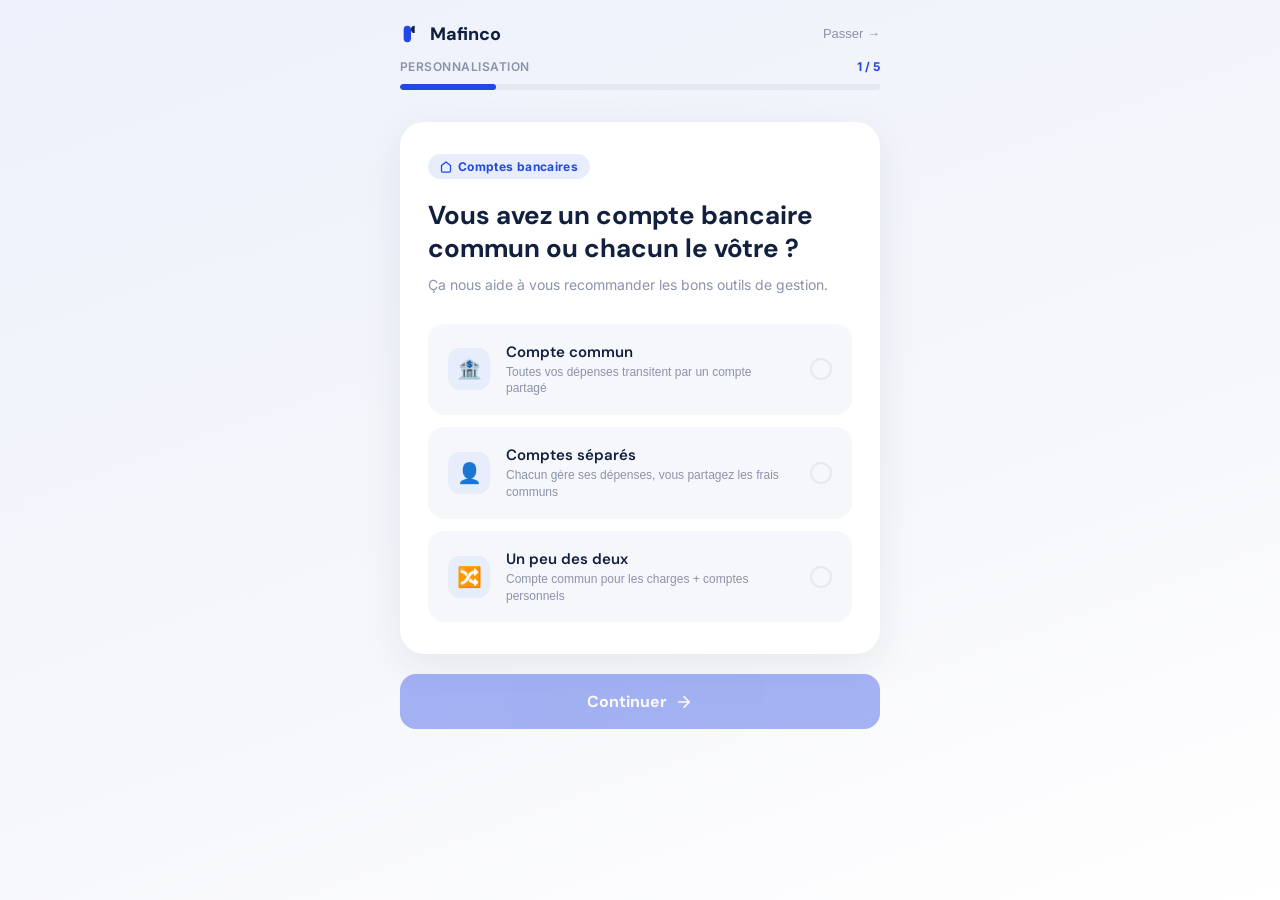
<file: site/pages/onboarding.html>
<!DOCTYPE html>
<html lang="fr">
<head>
  <meta charset="UTF-8">
  <meta name="viewport" content="width=device-width, initial-scale=1.0">
  <title>Mafinco — Bienvenue</title>
  <link rel="preconnect" href="https://fonts.googleapis.com">
  <link rel="preconnect" href="https://fonts.gstatic.com" crossorigin>
  <link href="https://fonts.googleapis.com/css2?family=DM+Sans:wght@400;500;600;700&family=Inter:wght@400;500;600&display=swap" rel="stylesheet">
  <style>
    *, *::before, *::after { box-sizing: border-box; margin: 0; padding: 0; }

    :root {
      --blue: #2347E5;
      --blue-hover: #1B3BC9;
      --blue-light: #E8EDFB;
      --blue-lighter: #F4F6FE;
      --navy: #12203f;
      --navy-soft: #1a2d54;
      --white: #ffffff;
      --off: #f6f7fb;
      --muted: #8b93ab;
      --text: #12203f;
      --border: #e4e8f0;
      --font-head: 'DM Sans', sans-serif;
      --font-body: 'Inter', sans-serif;
      --r: 16px;
      --r-lg: 24px;
    }

    html, body {
      height: 100%;
      font-family: var(--font-body);
      background: var(--off);
      color: var(--text);
      -webkit-font-smoothing: antialiased;
    }

    /* ── Shell app ── */
    .app-shell {
      min-height: 100vh;
      display: flex;
      flex-direction: column;
      align-items: center;
      justify-content: flex-start;
      padding: 0 16px 32px;
      background: linear-gradient(160deg, #eef1fb 0%, #f6f7fb 60%, #ffffff 100%);
    }

    /* ── Header ── */
    .app-header {
      width: 100%;
      max-width: 480px;
      display: flex;
      align-items: center;
      justify-content: space-between;
      padding: 20px 0 12px;
    }

    .app-logo {
      display: flex;
      align-items: center;
      gap: 8px;
      font-family: var(--font-head);
      font-size: 18px;
      font-weight: 800;
      color: var(--navy);
      text-decoration: none;
    }

    .app-logo svg { width: 22px; height: 22px; }

    .app-skip {
      font-size: 13px;
      font-weight: 500;
      color: var(--muted);
      cursor: pointer;
      background: none;
      border: none;
      padding: 6px 0;
      transition: color .2s;
    }
    .app-skip:hover { color: var(--navy); }

    /* ── Progress bar ── */
    .progress-wrap {
      width: 100%;
      max-width: 480px;
      margin-bottom: 32px;
    }

    .progress-meta {
      display: flex;
      justify-content: space-between;
      align-items: center;
      margin-bottom: 10px;
    }

    .progress-label {
      font-size: 12px;
      font-weight: 600;
      color: var(--muted);
      letter-spacing: .04em;
      text-transform: uppercase;
    }

    .progress-count {
      font-size: 12px;
      font-weight: 700;
      color: var(--blue);
    }

    .progress-track {
      width: 100%;
      height: 6px;
      background: var(--border);
      border-radius: 99px;
      overflow: hidden;
    }

    .progress-fill {
      height: 100%;
      background: var(--blue);
      border-radius: 99px;
      transition: width .45s cubic-bezier(.4,0,.2,1);
    }

    /* ── Card question ── */
    .question-card {
      width: 100%;
      max-width: 480px;
      background: var(--white);
      border-radius: var(--r-lg);
      padding: 32px 28px;
      box-shadow: 0 12px 40px rgba(18,32,63,.08);
      animation: slideIn .35s cubic-bezier(.4,0,.2,1);
    }

    @keyframes slideIn {
      from { opacity: 0; transform: translateY(18px); }
      to   { opacity: 1; transform: translateY(0); }
    }

    .question-kicker {
      display: inline-flex;
      align-items: center;
      gap: 6px;
      background: var(--blue-light);
      color: var(--blue);
      font-size: 12px;
      font-weight: 700;
      padding: 5px 12px;
      border-radius: 99px;
      margin-bottom: 20px;
      letter-spacing: .03em;
    }

    .question-text {
      font-family: var(--font-head);
      font-size: clamp(20px, 5vw, 26px);
      font-weight: 700;
      color: var(--navy);
      line-height: 1.25;
      margin-bottom: 10px;
    }

    .question-sub {
      font-size: 14px;
      color: var(--muted);
      line-height: 1.55;
      margin-bottom: 28px;
    }

    /* ── Réponses ── */
    .answers {
      display: flex;
      flex-direction: column;
      gap: 12px;
    }

    .answer-btn {
      display: flex;
      align-items: center;
      gap: 16px;
      padding: 16px 18px;
      background: var(--off);
      border: 2px solid transparent;
      border-radius: var(--r);
      cursor: pointer;
      text-align: left;
      transition: border-color .18s, background .18s, box-shadow .18s;
      width: 100%;
      position: relative;
    }

    .answer-btn:hover {
      border-color: var(--blue-light);
      background: var(--blue-lighter);
    }

    .answer-btn.selected {
      border-color: var(--blue);
      background: var(--blue-lighter);
      box-shadow: 0 0 0 3px rgba(35,71,229,.08);
    }

    .answer-icon {
      width: 42px;
      height: 42px;
      border-radius: 12px;
      background: var(--blue-light);
      display: flex;
      align-items: center;
      justify-content: center;
      font-size: 20px;
      flex-shrink: 0;
      transition: background .18s;
    }

    .answer-btn.selected .answer-icon {
      background: var(--blue);
    }

    .answer-body {
      flex: 1;
    }

    .answer-title {
      font-family: var(--font-head);
      font-size: 15px;
      font-weight: 600;
      color: var(--navy);
      margin-bottom: 2px;
    }

    .answer-desc {
      font-size: 12px;
      color: var(--muted);
      line-height: 1.4;
    }

    .answer-check {
      width: 22px;
      height: 22px;
      border-radius: 50%;
      border: 2px solid var(--border);
      display: flex;
      align-items: center;
      justify-content: center;
      flex-shrink: 0;
      transition: border-color .18s, background .18s;
    }

    .answer-btn.selected .answer-check {
      border-color: var(--blue);
      background: var(--blue);
    }

    .answer-btn.selected .answer-check svg { display: block; }
    .answer-check svg { display: none; }

    /* ── Bouton suivant ── */
    .next-wrap {
      width: 100%;
      max-width: 480px;
      margin-top: 20px;
    }

    .btn-next {
      width: 100%;
      padding: 17px;
      background: var(--blue);
      color: var(--white);
      font-family: var(--font-head);
      font-size: 16px;
      font-weight: 700;
      border: none;
      border-radius: var(--r);
      cursor: pointer;
      transition: background .18s, transform .1s, opacity .18s;
      display: flex;
      align-items: center;
      justify-content: center;
      gap: 8px;
    }

    .btn-next:hover:not(:disabled) { background: var(--blue-hover); }
    .btn-next:active:not(:disabled) { transform: scale(.98); }
    .btn-next:disabled { opacity: .4; cursor: not-allowed; }

    .btn-next svg { width: 18px; height: 18px; }

    /* ── Écran résultat ── */
    .result-screen {
      width: 100%;
      max-width: 480px;
      text-align: center;
      padding-top: 12px;
      animation: slideIn .4s cubic-bezier(.4,0,.2,1);
    }

    .result-icon {
      width: 80px;
      height: 80px;
      border-radius: 24px;
      background: var(--blue);
      display: flex;
      align-items: center;
      justify-content: center;
      margin: 0 auto 24px;
      box-shadow: 0 16px 40px rgba(35,71,229,.3);
    }

    .result-icon svg { width: 40px; height: 40px; }

    .result-title {
      font-family: var(--font-head);
      font-size: clamp(24px, 6vw, 32px);
      font-weight: 800;
      color: var(--navy);
      margin-bottom: 14px;
      line-height: 1.15;
    }

    .result-sub {
      font-size: 15px;
      color: var(--muted);
      line-height: 1.6;
      margin-bottom: 32px;
      max-width: 360px;
      margin-left: auto;
      margin-right: auto;
    }

    .result-pills {
      display: flex;
      flex-wrap: wrap;
      gap: 10px;
      justify-content: center;
      margin-bottom: 36px;
    }

    .result-pill {
      background: var(--blue-light);
      color: var(--blue);
      font-size: 13px;
      font-weight: 600;
      padding: 8px 16px;
      border-radius: 99px;
    }

    .btn-discover {
      width: 100%;
      padding: 17px;
      background: var(--navy);
      color: var(--white);
      font-family: var(--font-head);
      font-size: 16px;
      font-weight: 700;
      display: block;
      text-align: center;
      text-decoration: none;
      border: none;
      border-radius: var(--r);
      cursor: pointer;
      transition: background .18s;
      margin-bottom: 12px;
    }

    .btn-discover:hover { background: var(--navy-soft); }

    .btn-discover-sec {
      width: 100%;
      padding: 15px;
      background: transparent;
      color: var(--navy);
      font-family: var(--font-head);
      font-size: 15px;
      font-weight: 600;
      border: 2px solid var(--border);
      border-radius: var(--r);
      cursor: pointer;
      transition: border-color .18s;
      display: block;
      text-align: center;
      text-decoration: none;
    }

    .btn-discover-sec:hover { border-color: var(--navy); }

    /* ── Hidden ── */
    [hidden] { display: none !important; }
  </style>
</head>
<body>

<div class="app-shell">

  <!-- Header -->
  <header class="app-header">
    <a href="../index.html" class="app-logo">
      <svg viewBox="0 0 24 24" fill="none">
        <path d="M8 3a4 4 0 014 4v10a4 4 0 01-8 0V7a4 4 0 014-4z" fill="#2347E5"/>
        <path d="M16 3a4 4 0 00-4 4v0a4 4 0 004 4h0V3z" fill="#12203f"/>
      </svg>
      Mafinco
    </a>
    <button class="app-skip" id="skipBtn">Passer →</button>
  </header>

  <!-- Progress -->
  <div class="progress-wrap" id="progressWrap">
    <div class="progress-meta">
      <span class="progress-label">Personnalisation</span>
      <span class="progress-count" id="progressCount">1 / 5</span>
    </div>
    <div class="progress-track">
      <div class="progress-fill" id="progressFill" style="width: 20%"></div>
    </div>
  </div>

  <!-- ═══════════════════ ÉTAPE 1 ═══════════════════ -->
  <div class="question-card" id="step1">
    <div class="question-kicker">
      <svg width="12" height="12" viewBox="0 0 24 24" fill="none"><path d="M3 9l9-7 9 7v11a2 2 0 01-2 2H5a2 2 0 01-2-2z" stroke="currentColor" stroke-width="2.5" stroke-linecap="round" stroke-linejoin="round"/></svg>
      Comptes bancaires
    </div>
    <h2 class="question-text">Vous avez un compte bancaire commun ou chacun le vôtre&nbsp;?</h2>
    <p class="question-sub">Ça nous aide à vous recommander les bons outils de gestion.</p>

    <div class="answers" data-step="1">

      <button class="answer-btn" data-value="commun">
        <div class="answer-icon">🏦</div>
        <div class="answer-body">
          <div class="answer-title">Compte commun</div>
          <div class="answer-desc">Toutes vos dépenses transitent par un compte partagé</div>
        </div>
        <div class="answer-check"><svg width="12" height="12" viewBox="0 0 24 24" fill="none"><path d="M5 12l5 5L20 7" stroke="white" stroke-width="2.5" stroke-linecap="round" stroke-linejoin="round"/></svg></div>
      </button>

      <button class="answer-btn" data-value="separes">
        <div class="answer-icon">👤</div>
        <div class="answer-body">
          <div class="answer-title">Comptes séparés</div>
          <div class="answer-desc">Chacun gère ses dépenses, vous partagez les frais communs</div>
        </div>
        <div class="answer-check"><svg width="12" height="12" viewBox="0 0 24 24" fill="none"><path d="M5 12l5 5L20 7" stroke="white" stroke-width="2.5" stroke-linecap="round" stroke-linejoin="round"/></svg></div>
      </button>

      <button class="answer-btn" data-value="mixte">
        <div class="answer-icon">🔀</div>
        <div class="answer-body">
          <div class="answer-title">Un peu des deux</div>
          <div class="answer-desc">Compte commun pour les charges + comptes personnels</div>
        </div>
        <div class="answer-check"><svg width="12" height="12" viewBox="0 0 24 24" fill="none"><path d="M5 12l5 5L20 7" stroke="white" stroke-width="2.5" stroke-linecap="round" stroke-linejoin="round"/></svg></div>
      </button>

    </div>
  </div>

  <!-- ═══════════════════ ÉTAPE 2 ═══════════════════ -->
  <div class="question-card" id="step2" hidden>
    <div class="question-kicker">
      <svg width="12" height="12" viewBox="0 0 24 24" fill="none"><path d="M3 9l9-7 9 7v11a2 2 0 01-2 2H5a2 2 0 01-2-2z" stroke="currentColor" stroke-width="2.5" stroke-linecap="round" stroke-linejoin="round"/></svg>
      Logement
    </div>
    <h2 class="question-text">Vous êtes propriétaires ou locataires&nbsp;?</h2>
    <p class="question-sub">Pour vous proposer les meilleures offres d'assurance et de crédit.</p>

    <div class="answers" data-step="2">

      <button class="answer-btn" data-value="proprietaires">
        <div class="answer-icon">🏠</div>
        <div class="answer-body">
          <div class="answer-title">Propriétaires</div>
          <div class="answer-desc">Vous avez acheté votre résidence principale ou secondaire</div>
        </div>
        <div class="answer-check"><svg width="12" height="12" viewBox="0 0 24 24" fill="none"><path d="M5 12l5 5L20 7" stroke="white" stroke-width="2.5" stroke-linecap="round" stroke-linejoin="round"/></svg></div>
      </button>

      <button class="answer-btn" data-value="locataires">
        <div class="answer-icon">🗝️</div>
        <div class="answer-body">
          <div class="answer-title">Locataires</div>
          <div class="answer-desc">Vous payez un loyer et souhaitez peut-être acheter un jour</div>
        </div>
        <div class="answer-check"><svg width="12" height="12" viewBox="0 0 24 24" fill="none"><path d="M5 12l5 5L20 7" stroke="white" stroke-width="2.5" stroke-linecap="round" stroke-linejoin="round"/></svg></div>
      </button>

      <button class="answer-btn" data-value="autre">
        <div class="answer-icon">📦</div>
        <div class="answer-body">
          <div class="answer-title">Hébergés / Autre</div>
          <div class="answer-desc">Chez la famille, en coloc, ou situation particulière</div>
        </div>
        <div class="answer-check"><svg width="12" height="12" viewBox="0 0 24 24" fill="none"><path d="M5 12l5 5L20 7" stroke="white" stroke-width="2.5" stroke-linecap="round" stroke-linejoin="round"/></svg></div>
      </button>

    </div>
  </div>

  <!-- ═══════════════════ ÉTAPE 3 ═══════════════════ -->
  <div class="question-card" id="step3" hidden>
    <div class="question-kicker">
      <svg width="12" height="12" viewBox="0 0 24 24" fill="none"><path d="M12 2v20M17 5H9.5a3.5 3.5 0 000 7h5a3.5 3.5 0 010 7H6" stroke="currentColor" stroke-width="2.5" stroke-linecap="round" stroke-linejoin="round"/></svg>
      Épargne
    </div>
    <h2 class="question-text">Vous avez déjà commencé à épargner ensemble&nbsp;?</h2>
    <p class="question-sub">Pour adapter nos recommandations à votre niveau d'avancement.</p>

    <div class="answers" data-step="3">

      <button class="answer-btn" data-value="oui">
        <div class="answer-icon">✅</div>
        <div class="answer-body">
          <div class="answer-title">Oui, on a un plan</div>
          <div class="answer-desc">PEA, assurance-vie, livrets — vous épargnez régulièrement</div>
        </div>
        <div class="answer-check"><svg width="12" height="12" viewBox="0 0 24 24" fill="none"><path d="M5 12l5 5L20 7" stroke="white" stroke-width="2.5" stroke-linecap="round" stroke-linejoin="round"/></svg></div>
      </button>

      <button class="answer-btn" data-value="debut">
        <div class="answer-icon">🌱</div>
        <div class="answer-body">
          <div class="answer-title">On a commencé un peu</div>
          <div class="answer-desc">Quelques économies de côté, mais pas de stratégie claire</div>
        </div>
        <div class="answer-check"><svg width="12" height="12" viewBox="0 0 24 24" fill="none"><path d="M5 12l5 5L20 7" stroke="white" stroke-width="2.5" stroke-linecap="round" stroke-linejoin="round"/></svg></div>
      </button>

      <button class="answer-btn" data-value="non">
        <div class="answer-icon">⏳</div>
        <div class="answer-body">
          <div class="answer-title">Pas encore</div>
          <div class="answer-desc">On aimerait commencer, mais on ne sait pas par où</div>
        </div>
        <div class="answer-check"><svg width="12" height="12" viewBox="0 0 24 24" fill="none"><path d="M5 12l5 5L20 7" stroke="white" stroke-width="2.5" stroke-linecap="round" stroke-linejoin="round"/></svg></div>
      </button>

    </div>
  </div>

  <!-- ═══════════════════ ÉTAPE 4 ═══════════════════ -->
  <div class="question-card" id="step4" hidden>
    <div class="question-kicker">
      <svg width="12" height="12" viewBox="0 0 24 24" fill="none"><path d="M12 22s8-4 8-10V5l-8-3-8 3v7c0 6 8 10 8 10z" stroke="currentColor" stroke-width="2.5" stroke-linecap="round" stroke-linejoin="round"/></svg>
      Objectif
    </div>
    <h2 class="question-text">Quel est votre objectif financier principal en couple&nbsp;?</h2>
    <p class="question-sub">On construit votre parcours autour de ce qui vous tient le plus à cœur.</p>

    <div class="answers" data-step="4">

      <button class="answer-btn" data-value="immo">
        <div class="answer-icon">🏡</div>
        <div class="answer-body">
          <div class="answer-title">Achat immobilier</div>
          <div class="answer-desc">Préparer votre apport et trouver le bon crédit</div>
        </div>
        <div class="answer-check"><svg width="12" height="12" viewBox="0 0 24 24" fill="none"><path d="M5 12l5 5L20 7" stroke="white" stroke-width="2.5" stroke-linecap="round" stroke-linejoin="round"/></svg></div>
      </button>

      <button class="answer-btn" data-value="securite">
        <div class="answer-icon">🛡️</div>
        <div class="answer-body">
          <div class="answer-title">Épargne de sécurité</div>
          <div class="answer-desc">Construire un matelas d'urgence à deux</div>
        </div>
        <div class="answer-check"><svg width="12" height="12" viewBox="0 0 24 24" fill="none"><path d="M5 12l5 5L20 7" stroke="white" stroke-width="2.5" stroke-linecap="round" stroke-linejoin="round"/></svg></div>
      </button>

      <button class="answer-btn" data-value="investissement">
        <div class="answer-icon">📈</div>
        <div class="answer-body">
          <div class="answer-title">Investissement</div>
          <div class="answer-desc">Faire fructifier votre argent sur le long terme</div>
        </div>
        <div class="answer-check"><svg width="12" height="12" viewBox="0 0 24 24" fill="none"><path d="M5 12l5 5L20 7" stroke="white" stroke-width="2.5" stroke-linecap="round" stroke-linejoin="round"/></svg></div>
      </button>

      <button class="answer-btn" data-value="voyage">
        <div class="answer-icon">✈️</div>
        <div class="answer-body">
          <div class="answer-title">Voyage / Projet commun</div>
          <div class="answer-desc">Financer une aventure, un mariage, un grand projet</div>
        </div>
        <div class="answer-check"><svg width="12" height="12" viewBox="0 0 24 24" fill="none"><path d="M5 12l5 5L20 7" stroke="white" stroke-width="2.5" stroke-linecap="round" stroke-linejoin="round"/></svg></div>
      </button>

    </div>
  </div>

  <!-- ═══════════════════ ÉTAPE 5 ═══════════════════ -->
  <div class="question-card" id="step5" hidden>
    <div class="question-kicker">
      <svg width="12" height="12" viewBox="0 0 24 24" fill="none"><path d="M12 2v20M17 5H9.5a3.5 3.5 0 000 7h5a3.5 3.5 0 010 7H6" stroke="currentColor" stroke-width="2.5" stroke-linecap="round" stroke-linejoin="round"/></svg>
      Revenus
    </div>
    <h2 class="question-text">Vos revenus combinés se situent plutôt…</h2>
    <p class="question-sub">Pour calibrer les recommandations à votre situation réelle.</p>

    <div class="answers" data-step="5">

      <button class="answer-btn" data-value="moins3k">
        <div class="answer-icon">💶</div>
        <div class="answer-body">
          <div class="answer-title">Moins de 3 000 € / mois</div>
          <div class="answer-desc">On optimise chaque euro pour vous</div>
        </div>
        <div class="answer-check"><svg width="12" height="12" viewBox="0 0 24 24" fill="none"><path d="M5 12l5 5L20 7" stroke="white" stroke-width="2.5" stroke-linecap="round" stroke-linejoin="round"/></svg></div>
      </button>

      <button class="answer-btn" data-value="3k6k">
        <div class="answer-icon">💰</div>
        <div class="answer-body">
          <div class="answer-title">3 000 – 6 000 € / mois</div>
          <div class="answer-desc">Un beau potentiel d'épargne à structurer</div>
        </div>
        <div class="answer-check"><svg width="12" height="12" viewBox="0 0 24 24" fill="none"><path d="M5 12l5 5L20 7" stroke="white" stroke-width="2.5" stroke-linecap="round" stroke-linejoin="round"/></svg></div>
      </button>

      <button class="answer-btn" data-value="6k10k">
        <div class="answer-icon">🏆</div>
        <div class="answer-body">
          <div class="answer-title">6 000 – 10 000 € / mois</div>
          <div class="answer-desc">Profil idéal pour des stratégies d'investissement avancées</div>
        </div>
        <div class="answer-check"><svg width="12" height="12" viewBox="0 0 24 24" fill="none"><path d="M5 12l5 5L20 7" stroke="white" stroke-width="2.5" stroke-linecap="round" stroke-linejoin="round"/></svg></div>
      </button>

      <button class="answer-btn" data-value="plus10k">
        <div class="answer-icon">💎</div>
        <div class="answer-body">
          <div class="answer-title">Plus de 10 000 € / mois</div>
          <div class="answer-desc">Gestion de patrimoine et solutions premium</div>
        </div>
        <div class="answer-check"><svg width="12" height="12" viewBox="0 0 24 24" fill="none"><path d="M5 12l5 5L20 7" stroke="white" stroke-width="2.5" stroke-linecap="round" stroke-linejoin="round"/></svg></div>
      </button>

    </div>
  </div>

  <!-- ═══════════════════ RÉSULTAT ═══════════════════ -->
  <div class="result-screen" id="stepResult" hidden>
    <div class="result-icon">
      <svg viewBox="0 0 24 24" fill="none"><path d="M9 12l2 2 4-4m6 2a9 9 0 11-18 0 9 9 0 0118 0z" stroke="white" stroke-width="2" stroke-linecap="round" stroke-linejoin="round"/></svg>
    </div>
    <h2 class="result-title">Votre espace est prêt !</h2>
    <p class="result-sub">On a personnalisé Mafinco pour vous deux. Voici ce qu'on va vous préparer :</p>
    <div class="result-pills" id="resultPills"></div>
    <a href="dashboard.html" class="btn-discover" id="goToDashboard">Découvrir mon tableau de bord →</a>
    <a href="../index.html" class="btn-discover-sec">Retour à l'accueil</a>
  </div>

  <!-- Bouton Suivant -->
  <div class="next-wrap" id="nextWrap">
    <button class="btn-next" id="nextBtn" disabled>
      Continuer
      <svg viewBox="0 0 24 24" fill="none"><path d="M5 12h14M12 5l7 7-7 7" stroke="currentColor" stroke-width="2.2" stroke-linecap="round" stroke-linejoin="round"/></svg>
    </button>
  </div>

</div>

<script>
  const STEPS = 5;
  let current = 1;
  const answers = {};

  const PILLS_MAP = {
    commun:          'Compte commun connecté',
    separes:         'Partage de frais automatique',
    mixte:           'Multi-comptes synchronisés',
    proprietaires:   'Assurance habitation optimisée',
    locataires:      'Offres crédit immo',
    autre:           'Conseils logement',
    oui:             'Stratégie d\'épargne avancée',
    debut:           'Plan d\'épargne guidé',
    non:             'Démarrage épargne pas à pas',
    immo:            'Simulateur apport immobilier',
    securite:        'Objectif matelas d\'urgence',
    investissement:  'Portefeuille investissement',
    voyage:          'Cagnotte projet commun',
    moins3k:         'Optimisation budget serré',
    '3k6k':          'Plan épargne intermédiaire',
    '6k10k':         'Stratégie patrimoniale',
    plus10k:         'Conseil gestion de patrimoine',
  };

  function show(stepId) {
    for (let i = 1; i <= STEPS; i++) {
      const el = document.getElementById('step' + i);
      if (el) el.hidden = (i !== stepId);
    }
    document.getElementById('stepResult').hidden = true;
    updateProgress(stepId);
  }

  function updateProgress(step) {
    document.getElementById('progressCount').textContent = step + ' / ' + STEPS;
    document.getElementById('progressFill').style.width = (step / STEPS * 100) + '%';
  }

  function updateNextBtn() {
    document.getElementById('nextBtn').disabled = !answers[current];
  }

  // Sélection de réponse
  document.querySelectorAll('.answers').forEach(group => {
    group.querySelectorAll('.answer-btn').forEach(btn => {
      btn.addEventListener('click', () => {
        group.querySelectorAll('.answer-btn').forEach(b => b.classList.remove('selected'));
        btn.classList.add('selected');
        answers[current] = btn.dataset.value;
        updateNextBtn();
      });
    });
  });

  // Bouton suivant
  document.getElementById('nextBtn').addEventListener('click', () => {
    if (current < STEPS) {
      current++;
      show(current);
      updateNextBtn();
    } else {
      showResult();
    }
  });

  // Passer
  document.getElementById('skipBtn').addEventListener('click', () => {
    window.location.href = 'dashboard.html';
  });

  function showResult() {
    for (let i = 1; i <= STEPS; i++) {
      const el = document.getElementById('step' + i);
      if (el) el.hidden = true;
    }
    document.getElementById('stepResult').hidden = false;
    document.getElementById('nextWrap').hidden = true;
    document.getElementById('progressFill').style.width = '100%';
    document.getElementById('progressCount').textContent = '✓ Terminé';

    const pills = document.getElementById('resultPills');
    pills.innerHTML = '';
    Object.values(answers).forEach(val => {
      if (PILLS_MAP[val]) {
        const p = document.createElement('span');
        p.className = 'result-pill';
        p.textContent = PILLS_MAP[val];
        pills.appendChild(p);
      }
    });
  }

  show(1);
</script>

</body>
</html>
</file>
<file: web-app/src/styles.css>
:root {
  --navy: #071426;
  --navy-soft: #142235;
  --muted: #687384;
  --line: #e7edf2;
  --surface: #ffffff;
  --surface-soft: #f7fafb;
  --mint: #31c98f;
  --mint-soft: #dff8ee;
  --shadow: 0 32px 80px rgba(7, 20, 38, 0.14);
  --font-heading: "DM Sans", sans-serif;
  --font-body: "Inter", sans-serif;
  --tilt-x: 0px;
  --tilt-y: 0px;
}

* {
  box-sizing: border-box;
}

body {
  margin: 0;
  min-height: 100vh;
  overflow-x: hidden;
  background:
    radial-gradient(circle at 1px 1px, rgba(7, 20, 38, 0.08) 1px, transparent 0),
    linear-gradient(115deg, #fbfefe 0%, #f6fbfc 52%, #eef8f4 100%);
  background-size: 28px 28px, 100% 100%;
  color: var(--navy);
  font-family: var(--font-body);
  -webkit-font-smoothing: antialiased;
}

a {
  color: inherit;
  text-decoration: none;
}

button {
  border: 0;
  font: inherit;
}

.home {
  min-height: 100vh;
}

.hero {
  display: grid;
  grid-template-columns: minmax(420px, 0.92fr) minmax(520px, 1.08fr);
  align-items: center;
  min-height: 100vh;
  gap: clamp(32px, 5vw, 80px);
  padding: clamp(32px, 5vw, 76px);
}

.hero__content {
  position: relative;
  z-index: 2;
  max-width: 760px;
}

.rating-pill {
  display: inline-flex;
  align-items: center;
  gap: 10px;
  max-width: 100%;
  margin-bottom: 34px;
  border: 1px solid var(--line);
  border-radius: 999px;
  background: rgba(255, 255, 255, 0.88);
  box-shadow: 0 10px 24px rgba(7, 20, 38, 0.06);
  color: #485466;
  padding: 12px 22px;
  font-size: 18px;
}

.stars {
  color: var(--mint);
  font-size: 22px;
  letter-spacing: 2px;
  line-height: 1;
}

h1,
h2,
p {
  margin-top: 0;
}

h1,
h2 {
  font-family: var(--font-heading);
  letter-spacing: 0;
}

h1 {
  position: relative;
  margin-bottom: 28px;
  max-width: 760px;
  font-size: clamp(58px, 6vw, 110px);
  line-height: 0.99;
}

h1::after {
  content: "";
  position: absolute;
  left: 0;
  top: 2.06em;
  z-index: -1;
  width: min(390px, 52%);
  height: 18px;
  border-radius: 999px;
  background: var(--mint-soft);
}

.hero__lead {
  max-width: 760px;
  margin-bottom: 52px;
  color: #546071;
  font-size: clamp(21px, 1.55vw, 31px);
  line-height: 1.55;
}

.store-actions {
  display: flex;
  flex-wrap: wrap;
  gap: 18px;
  margin-bottom: 44px;
}

.store-button {
  display: inline-flex;
  align-items: center;
  justify-content: center;
  gap: 16px;
  min-height: 82px;
  min-width: 246px;
  border: 3px solid var(--navy);
  border-radius: 999px;
  padding: 0 34px;
  font-size: 27px;
  font-weight: 800;
}

.store-button svg {
  width: 36px;
  height: 36px;
  fill: currentColor;
}

.store-button small {
  display: block;
  font-size: 14px;
  font-weight: 600;
  opacity: 0.72;
}

.store-button--dark {
  background: var(--navy);
  color: white;
}

.store-button--light {
  background: white;
  color: var(--navy);
}

.trust-list {
  display: flex;
  flex-wrap: wrap;
  gap: 34px;
  color: #6c7786;
  font-size: 20px;
}

.trust-list span {
  display: inline-flex;
  align-items: center;
  gap: 14px;
}

.trust-list span::before {
  content: "";
  width: 13px;
  height: 13px;
  border-radius: 50%;
  background: var(--mint);
}

.hero__visual {
  position: relative;
  min-height: 760px;
  transform: translate(var(--tilt-x), var(--tilt-y));
  transition: transform 0.18s ease-out;
}

.phone {
  position: absolute;
  width: 292px;
  height: 606px;
  border: 15px solid #132235;
  border-radius: 58px;
  background: #132235;
  box-shadow: var(--shadow);
}

.phone__notch {
  position: absolute;
  top: -1px;
  left: 50%;
  z-index: 2;
  width: 112px;
  height: 34px;
  border-radius: 0 0 24px 24px;
  background: #132235;
  transform: translateX(-50%);
}

.phone__screen {
  height: 100%;
  overflow: hidden;
  border-radius: 42px;
  background: #f8fafc;
  padding: 36px 24px 24px;
}

.phone__time {
  display: block;
  margin-bottom: 34px;
  font-size: 13px;
  font-weight: 800;
}

.phone--main {
  z-index: 3;
  top: 0;
  left: 47%;
  width: 390px;
  height: 742px;
  transform: translateX(-50%);
}

.phone--main .phone__screen {
  padding: 42px 28px 28px;
}

.phone--side {
  top: 120px;
  z-index: 1;
  opacity: 0.96;
}

.phone--left {
  left: 2%;
  transform: rotate(-6deg);
}

.phone--right {
  right: 0;
  transform: rotate(6deg);
}

.phone__top,
.split-card div,
.add-heading,
.amount-card dl div,
.expense-row {
  display: flex;
  align-items: center;
  justify-content: space-between;
  gap: 12px;
}

.bell,
.add-heading button {
  display: grid;
  place-items: center;
  width: 44px;
  height: 44px;
  border-radius: 50%;
  background: var(--mint-soft);
  color: var(--mint);
}

.bell::before {
  content: "";
  width: 13px;
  height: 15px;
  border: 3px solid currentColor;
  border-bottom: 0;
  border-radius: 12px 12px 4px 4px;
}

.hello {
  margin-bottom: 2px;
  color: #8a95a4;
  font-size: 15px;
  font-weight: 700;
}

.phone h2 {
  margin-bottom: 22px;
  font-size: 26px;
  line-height: 1.08;
}

.total-card,
.projection-card {
  border-radius: 22px;
  background: var(--navy);
  color: white;
}

.total-card {
  display: grid;
  gap: 12px;
  margin-bottom: 22px;
  padding: 28px 24px;
}

.total-card span,
.projection-card span {
  color: #95a0ad;
  font-weight: 700;
}

.total-card strong {
  font-size: 36px;
  line-height: 1;
}

.total-card small {
  color: var(--mint);
  font-weight: 800;
}

.split-card,
.expense-row,
.tip-card,
.amount-card,
.refund-card {
  border: 1px solid #edf1f5;
  border-radius: 18px;
  background: white;
  box-shadow: 0 12px 32px rgba(7, 20, 38, 0.05);
}

.split-card {
  display: grid;
  gap: 12px;
  margin-bottom: 22px;
  padding: 18px;
}

.split-card span {
  color: #87919f;
  font-size: 14px;
  font-weight: 700;
}

.split-bar {
  height: 15px;
  overflow: hidden;
  border-radius: 999px;
  background: var(--mint);
}

.split-bar span {
  display: block;
  width: 62%;
  height: 100%;
  background: var(--navy);
}

.section-label {
  margin-bottom: 12px;
  color: #8893a1;
  font-size: 13px;
  font-weight: 900;
  letter-spacing: 0.04em;
  text-transform: uppercase;
}

.expense-row {
  margin-bottom: 12px;
  padding: 15px 16px;
}

.expense-row strong {
  flex: 1;
  font-size: 15px;
}

.expense-row > span:last-child {
  color: #2d3748;
  font-weight: 800;
}

.expense-icon,
.ai-card__icon {
  display: grid;
  place-items: center;
  width: 38px;
  height: 38px;
  border-radius: 50%;
  background: #f1f5f7;
  color: var(--navy);
  font-weight: 900;
}

.ai-card {
  display: flex;
  align-items: center;
  gap: 12px;
  margin-bottom: 18px;
}

.ai-card__icon {
  background: #197b6c;
  color: white;
}

.ai-card small {
  display: block;
  color: var(--mint);
  font-weight: 800;
}

.tip-card {
  margin-bottom: 22px;
  padding: 18px;
  color: #5f6876;
  font-size: 14px;
  line-height: 1.45;
  transform: rotate(-4deg);
}

.tip-card strong {
  color: var(--mint);
}

.projection-card {
  margin-bottom: 20px;
  padding: 24px 20px;
}

.projection-card strong {
  display: block;
  margin: 12px 0 22px;
  font-size: 34px;
}

.bars {
  display: flex;
  align-items: end;
  gap: 10px;
  height: 72px;
}

.bars i {
  flex: 1;
  min-width: 20px;
  border-radius: 999px;
  background: var(--mint);
}

.bars i:nth-child(1) { height: 22px; }
.bars i:nth-child(2) { height: 31px; }
.bars i:nth-child(3) { height: 42px; }
.bars i:nth-child(4) { height: 52px; }
.bars i:nth-child(5) { height: 55px; }
.bars i:nth-child(6) { height: 68px; }

.phone-button,
.validate-button {
  width: 100%;
  min-height: 56px;
  border-radius: 999px;
  background: var(--mint);
  color: white;
  font-weight: 900;
}

.add-heading {
  align-items: start;
  margin-bottom: 34px;
}

.add-heading button {
  background: var(--mint);
  color: white;
  font-size: 30px;
  font-weight: 900;
}

.amount-card {
  display: grid;
  gap: 14px;
  margin-bottom: 20px;
  padding: 22px;
}

.amount-card > span,
.amount-card dt {
  color: #9aa4b1;
  font-size: 13px;
  font-weight: 700;
}

.amount-card strong {
  font-size: 40px;
}

.amount-card dl {
  display: grid;
  gap: 12px;
  margin: 0;
}

.amount-card dd {
  margin: 0;
  font-weight: 800;
}

.amount-card dl div:last-child dd {
  color: var(--mint);
}

.refund-card {
  margin-bottom: 20px;
  padding: 18px;
  background: var(--mint-soft);
  color: #29745c;
  font-weight: 800;
}

.validate-button {
  background: var(--navy-soft);
}

@media (max-width: 1180px) {
  .hero {
    grid-template-columns: 1fr;
    min-height: auto;
  }

  .hero__content {
    max-width: 860px;
  }

  .hero__visual {
    min-height: 720px;
  }
}

@media (max-width: 760px) {
  .hero {
    padding: 24px 18px 44px;
  }

  .rating-pill {
    align-items: flex-start;
    flex-direction: column;
    border-radius: 22px;
    font-size: 15px;
  }

  h1 {
    font-size: clamp(44px, 14vw, 68px);
  }

  h1::after {
    top: 2.1em;
    height: 12px;
  }

  .hero__lead {
    margin-bottom: 34px;
    font-size: 19px;
  }

  .store-button {
    width: 100%;
    min-width: 0;
  }

  .trust-list {
    gap: 14px;
    font-size: 16px;
  }

  .hero__visual {
    min-height: 620px;
    transform: none;
  }

  .phone--main {
    left: 50%;
    width: min(360px, 92vw);
    height: 690px;
  }

  .phone--side {
    display: none;
  }
}
</file>
<file: site/css/tokens.css>
:root {
  /* Blue */
  --blue:         #2347E5;
  --blue-hover:   #1B3BC9;
  --blue-active:  #1530AD;
  --blue-light:   #E8EDFB;
  --blue-lighter: #F4F6FE;

  /* Black */
  --black:        #0D0D0D;
  --black-soft:   #1A1A1A;
  --black-muted:  #2D2D2D;
  --black-mid:    #737373;

  /* White */
  --white:        #FFFFFF;
  --white-chalk:  #FAFAFA;
  --white-cloud:  #F5F5F5;
  --white-border: #E5E5E5;

  /* Semantic */
  --success:      #16A34A;
  --success-light:#DCFCE7;
  --mint:         #56C58B;
  --mint-dark:    #2F8C69;
  --mint-light:   #E7F7EF;
  --error:        #DC2626;
  --error-light:  #FFF5F5;
  --warning:      #D97706;

  /* Typography */
  --font-heading: 'DM Sans', sans-serif;
  --font-body:    'Inter', sans-serif;

  /* Font sizes */
  --text-xs:   12px;
  --text-sm:   14px;
  --text-base: 16px;
  --text-lg:   18px;
  --text-xl:   20px;
  --text-2xl:  24px;
  --text-3xl:  30px;
  --text-4xl:  36px;
  --text-5xl:  48px;
  --text-6xl:  60px;

  /* Spacing */
  --sp-1:  4px;
  --sp-2:  8px;
  --sp-3:  12px;
  --sp-4:  16px;
  --sp-5:  20px;
  --sp-6:  24px;
  --sp-8:  32px;
  --sp-10: 40px;
  --sp-12: 48px;
  --sp-16: 64px;
  --sp-20: 80px;
  --sp-24: 96px;

  /* Radius */
  --r-sm:   4px;
  --r-md:   8px;
  --r-lg:   12px;
  --r-xl:   16px;
  --r-2xl:  24px;
  --r-full: 9999px;

  /* Shadows */
  --shadow-sm:  0 1px 3px rgba(0,0,0,0.08);
  --shadow-md:  0 4px 12px rgba(0,0,0,0.10);
  --shadow-lg:  0 8px 24px rgba(0,0,0,0.12);
  --shadow-xl:  0 16px 48px rgba(0,0,0,0.14);
  --shadow-focus: 0 0 0 3px rgba(35,71,229,0.20);

  /* Transitions */
  --transition: 0.2s ease;

  /* Layout */
  --max-width: 1200px;
  --nav-height: 72px;
}
</file>
